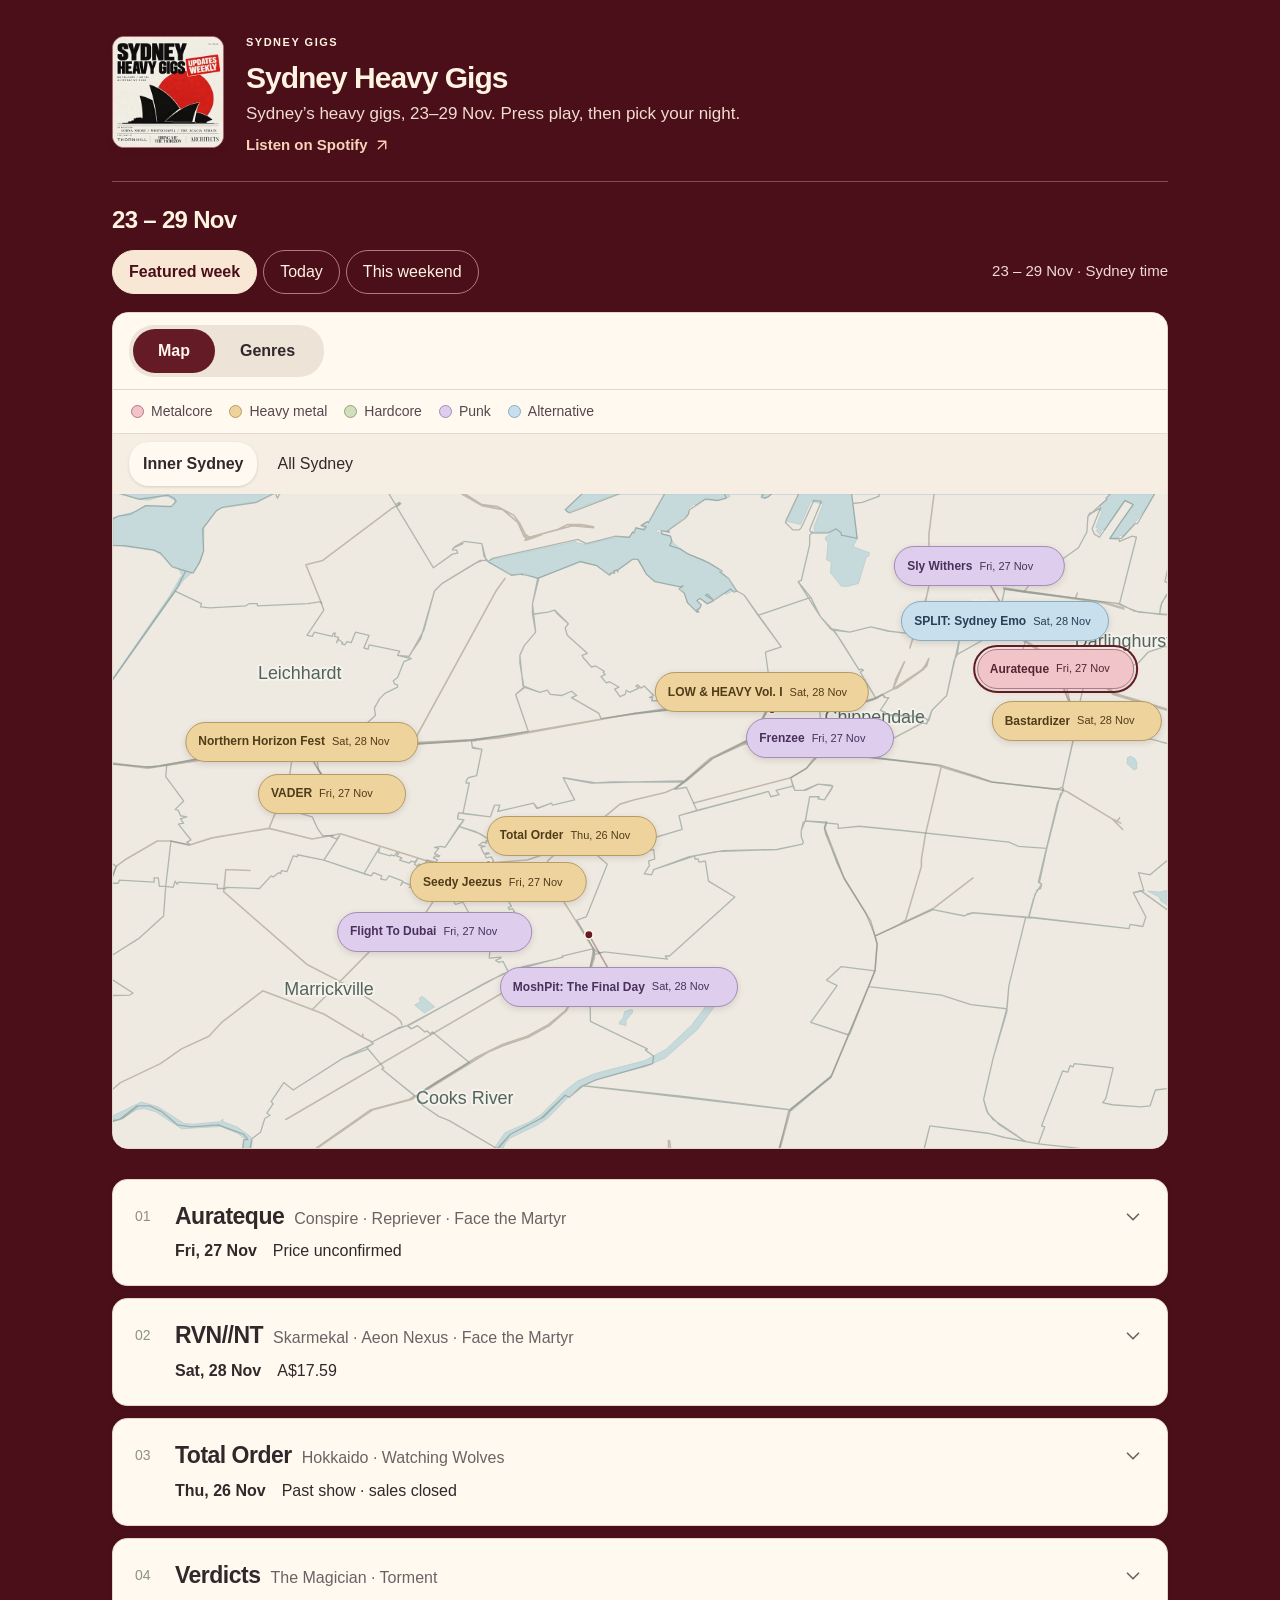
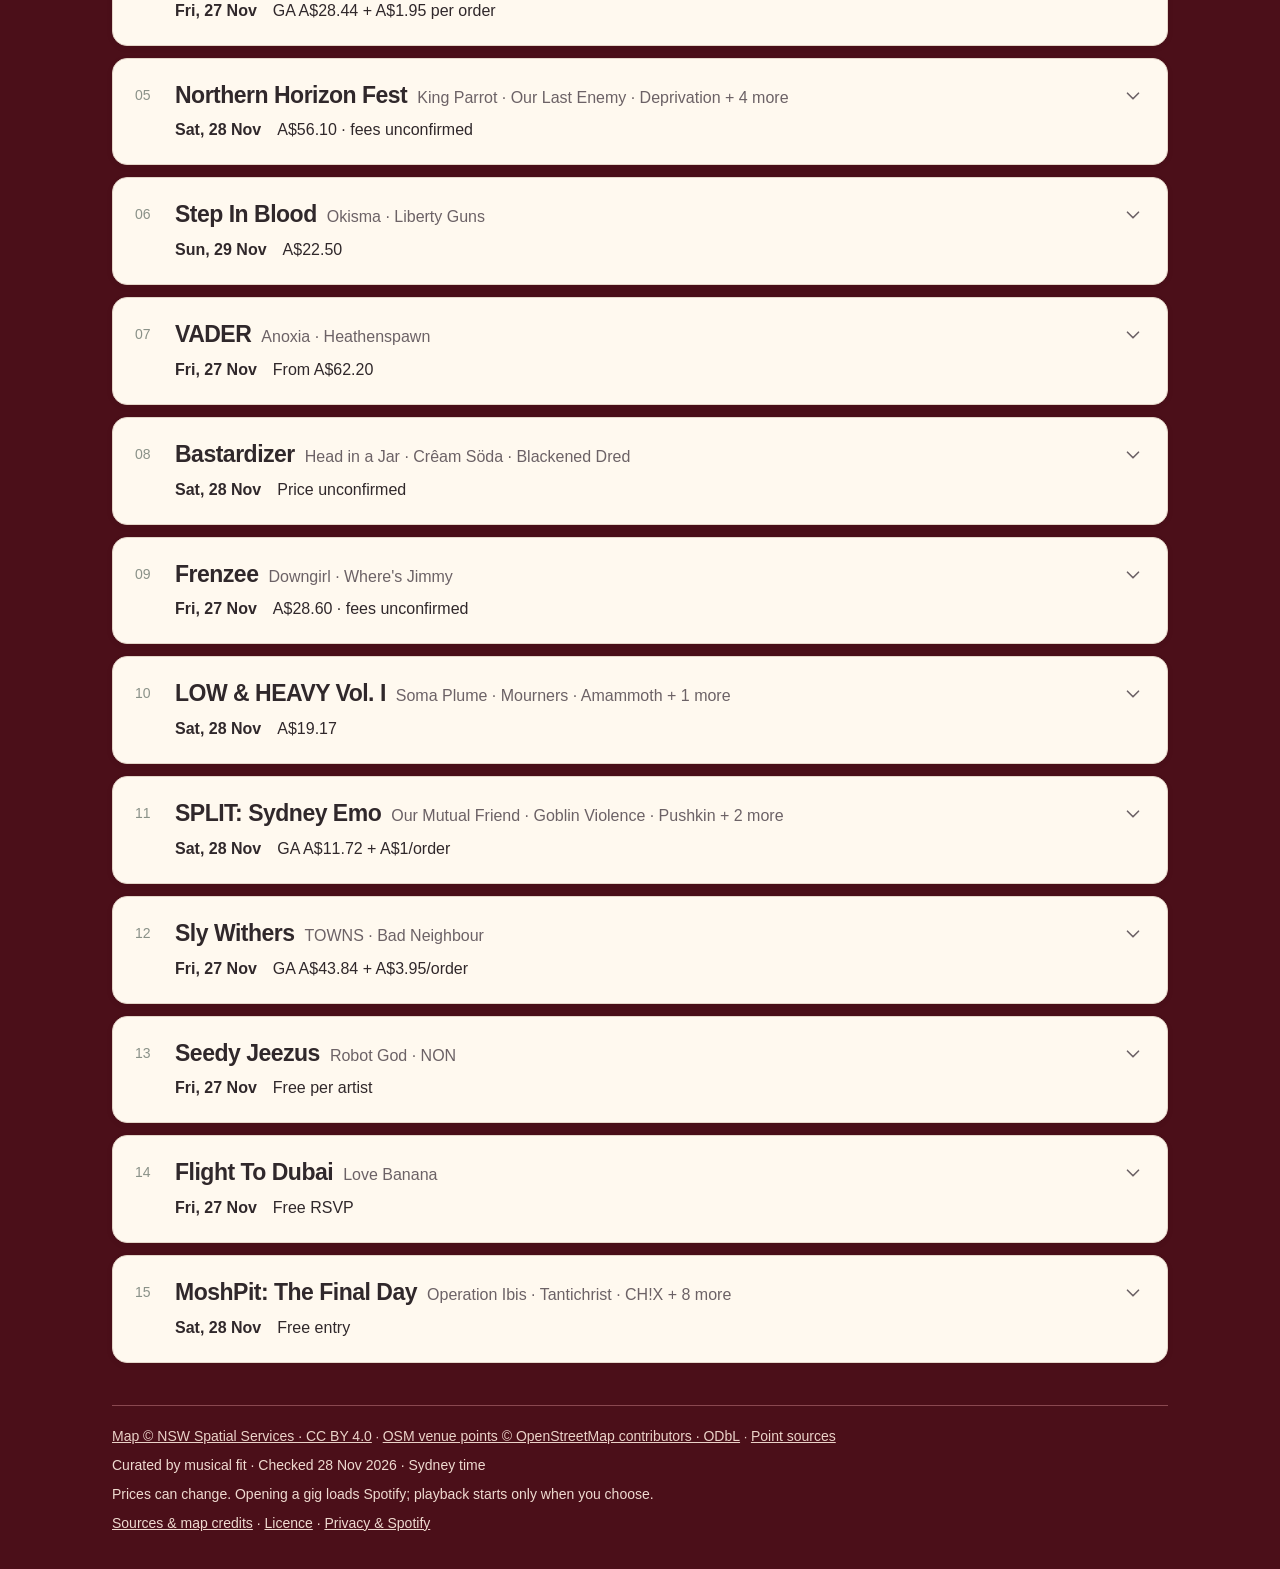
<file: index.html>
<!doctype html>
<html lang="en"><head><meta charset="UTF-8"><meta name="viewport" content="width=device-width, initial-scale=1"><meta name="color-scheme" content="light"><meta name="referrer" content="no-referrer"><meta http-equiv="Content-Security-Policy" content="default-src 'none'; script-src 'self'; style-src 'self'; img-src 'self'; font-src 'self'; connect-src 'none'; frame-src https://open.spotify.com; object-src 'none'; base-uri 'none'; form-action 'none'"><title>Sydney gigs · 23–29 Nov</title><link rel="icon" href="favicon.svg?v=5b30d2fde8ed" type="image/svg+xml"><link rel="stylesheet" href="styles.css?v=2fd31ad7892c"><script src="security.js?v=bd25b4d85fe7" defer></script><script src="data.js?v=32d79504d5c0" defer></script><script src="geography.js?v=f5ee540078b4" defer></script><script src="app.js?v=b5bfbd86f470" defer></script></head><body>
<a class="skip" href="#gigs">Skip to gigs</a><div class="page"><header class="playlist-header"><a class="playlist-feature" href="https://open.spotify.com/playlist/6vTaQXckWnAOEFIiVMTHNh" target="_blank" rel="noopener noreferrer"><div class="playlist-cover" id="playlist-cover"><img src="playlist-cover.webp?v=d2bd3bd86e45" width="300" height="300" alt="Sydney Heavy Gigs playlist artwork in cream and red"></div><div class="playlist-copy"><span class="brand">SYDNEY GIGS</span><h1>Sydney Heavy Gigs</h1><p>Sydney’s heavy gigs, 23–29 Nov. Press play, then pick your night.</p><span class="playlist-service">Listen on Spotify <svg class="ui-icon" width="18" height="18" viewBox="0 0 24 24" fill="none" stroke="currentColor" stroke-width="1.8" stroke-linecap="round" stroke-linejoin="round" aria-hidden="true" focusable="false"><path d="M7 17 17 7M7 7h10v10"/></svg></span></div></a></header>
<main><div class="week-line"><h2>23 – 29 Nov</h2></div><div class="date-controls"><div class="quick-filters" role="group" aria-label="Show dates"><button data-quick-filter="week" aria-pressed="true">Featured week</button><button data-quick-filter="today" aria-pressed="false">Today</button><button data-quick-filter="weekend" aria-pressed="false">This weekend</button></div><p id="quick-range" aria-live="polite">23 – 29 Nov · Sydney time</p></div><p id="quick-empty" role="status" hidden></p><section class="explorer" aria-label="Explore individual shows"><div class="map-bar"><div class="view-switch" role="group" aria-label="Explore by location or sound"><button id="map-toggle" aria-pressed="true">Map</button><button id="sound-toggle" aria-pressed="false">Genres</button></div></div><div id="genre-legend" class="genre-legend" aria-label="Genre colour legend"></div><div id="map-view"><div class="map-range" role="group" aria-label="Geographic coverage"><button data-map-range="city" aria-pressed="true">Inner Sydney</button><button data-map-range="wide" aria-pressed="false">All Sydney</button></div><div class="map-scroll"><div class="map-canvas" id="map-canvas"><img id="geographic-map" src="sydney-map.svg?v=905423e8b8bd" alt="Geographic map of Sydney"><img id="suburb-boundaries" src="sydney-suburbs.svg?v=fa37e2499f1a" alt="" aria-hidden="true"><svg id="map-lines" viewBox="0 0 1000 620" preserveAspectRatio="none" aria-hidden="true"></svg><div id="map-markers"></div></div></div></div><div id="sound-view" hidden><div id="genre-map" class="genre-map" aria-label="Individual gigs arranged across related genre regions"></div></div></section>
<section id="gigs" aria-label="This week's shows"><div id="gig-list"></div></section></main><footer><p class="map-attribution"><a href="MAP-LICENSE.txt?v=385b7ab3bd0a">Map © NSW Spatial Services · CC BY 4.0</a> · <a href="venue-coordinate-license.txt?v=2ff74d38068f">OSM venue points © OpenStreetMap contributors · ODbL</a> · <a href="venue-coordinate-sources.json?v=ea7352eab6ef">Point sources</a></p><p>Curated by musical fit · Checked 28 Nov 2026 · Sydney time</p><p>Prices can change. Opening a gig loads Spotify; playback starts only when you choose.</p><a href="PROVENANCE.txt?v=a39bf6a11849">Sources & map credits</a> · <a href="LICENSE.txt?v=875b96231281">Licence</a> · <a href="PRIVACY.txt?v=d795142dca82">Privacy & Spotify</a></footer></div>
<noscript>Enable JavaScript to explore the locally bundled gig data.</noscript></body></html>
</file>
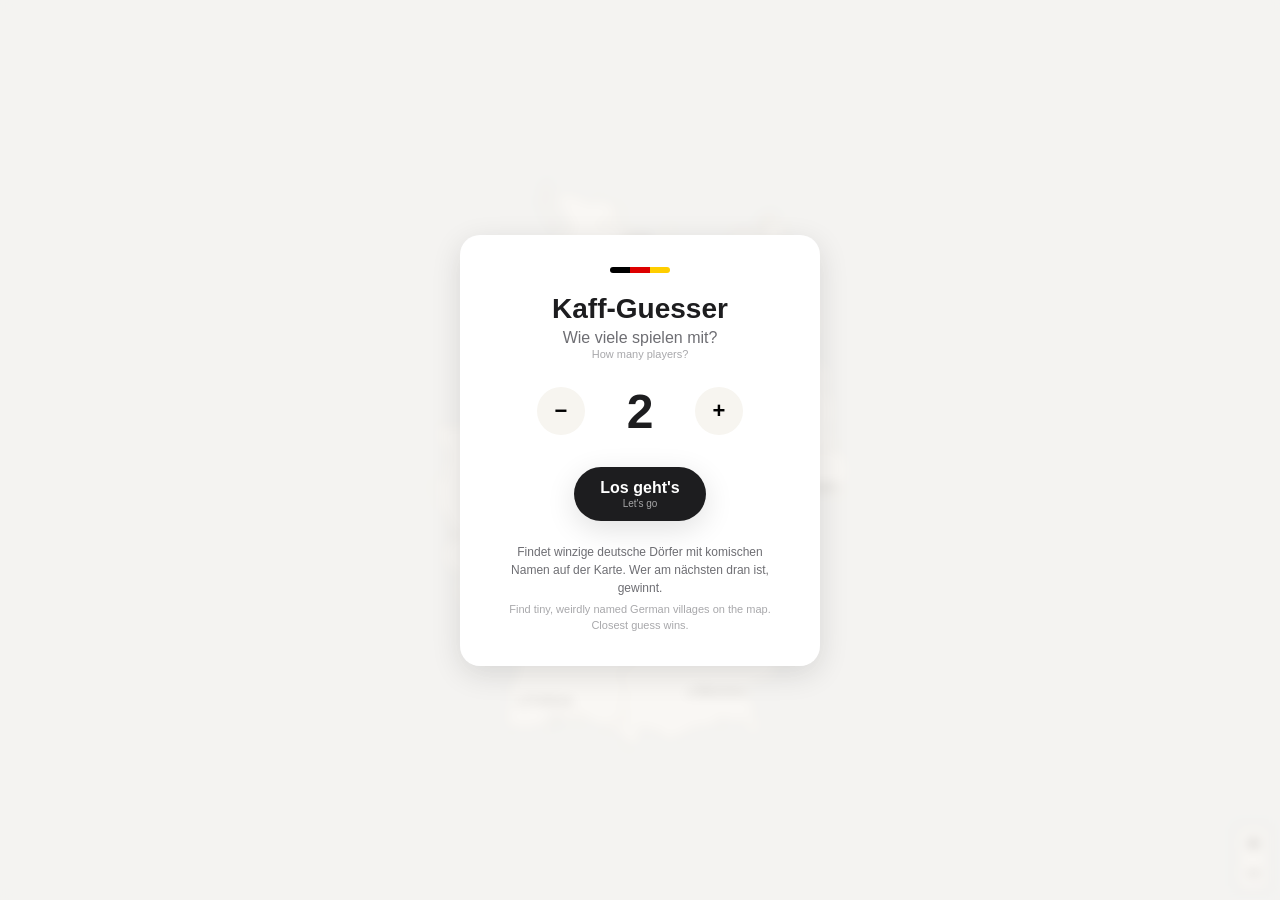
<file: kaff/index.html>
<!DOCTYPE html>
<html lang="de">
<head>
<meta charset="UTF-8" />
<meta name="viewport" content="width=device-width, initial-scale=1.0" />
<title>Kaff-Guesser – Das Dorf-Ratespiel für Deutschland | Guess the tiny German village</title>
<meta name="description" content="Kaff-Guesser: ein kostenloses Party-Ratespiel. Findet winzige deutsche Dörfer mit komischen Namen auf der Karte – wer am nächsten tippt, gewinnt. A free party map game: find tiny, weirdly named German villages – closest guess wins." />
<meta name="robots" content="index, follow" />
<meta name="keywords" content="Ratespiel, Geografie, Deutschland, Dörfer, Karte, Partyspiel, map game, geography game, Germany, villages, GeoGuessr alternative" />
<meta name="theme-color" content="#f7f5f0" />
<meta property="og:type" content="website" />
<meta property="og:title" content="Kaff-Guesser – Wo liegt Kotzenbüll?" />
<meta property="og:description" content="Winzige deutsche Dörfer mit komischen Namen finden – wer am nächsten tippt, gewinnt. Find tiny, weirdly named German villages – closest guess wins." />
<meta property="og:locale" content="de_DE" />
<meta property="og:locale:alternate" content="en_US" />
<meta name="twitter:card" content="summary" />
<link rel="icon" href="data:image/svg+xml,<svg xmlns='http://www.w3.org/2000/svg' viewBox='0 0 100 100'><text y='.9em' font-size='90'>📍</text></svg>" />
<script type="application/ld+json">
{
  "@context": "https://schema.org",
  "@type": "VideoGame",
  "name": "Kaff-Guesser",
  "description": "A free party map game: guess where tiny, weirdly named German villages are. Closest guess wins.",
  "genre": ["Geography", "Party game", "Quiz"],
  "gamePlatform": "Web browser",
  "playMode": "MultiPlayer",
  "numberOfPlayers": { "@type": "QuantitativeValue", "minValue": 1, "maxValue": 10 },
  "inLanguage": ["de", "en"],
  "isAccessibleForFree": true,
  "applicationCategory": "Game"
}
</script>
<link rel="stylesheet" href="vendor/leaflet.css" /><!-- Leaflet 1.9.4 -->
<style>
  :root {
    --bg: #f7f5f0;
    --ink: #1d1d1f;
    --muted: #6e6e73;
    --card: #ffffff;
    --accent: #d62828;
    --gold: #f4b400;
    --radius: 14px;
    --shadow: 0 8px 30px rgba(0,0,0,.12);
  }
  * { box-sizing: border-box; }
  html, body { margin: 0; height: 100%; font-family: -apple-system, BlinkMacSystemFont, "Inter", "Segoe UI", sans-serif; color: var(--ink); background: var(--bg); }
  #map { position: absolute; inset: 0; background: #e9eef2; }

  /* Top bar */
  .topbar {
    position: absolute; top: 16px; left: 50%; transform: translateX(-50%);
    z-index: 1000; background: var(--card); border-radius: var(--radius);
    box-shadow: var(--shadow); padding: 14px 22px; text-align: center; min-width: 320px;
  }
  .topbar .label { font-size: 12px; letter-spacing: .12em; text-transform: uppercase; color: var(--muted); }
  .topbar .city { font-size: 30px; font-weight: 800; margin: 2px 0 6px; }
  .topbar .hint { font-size: 14px; font-style: italic; color: var(--ink); max-width: 460px; margin: 0 auto 10px; line-height: 1.4; }
  .topbar .status { font-size: 14px; color: var(--muted); display: flex; align-items: center; justify-content: center; gap: 8px; }
  .dot { width: 12px; height: 12px; border-radius: 50%; display: inline-block; }

  /* Bottom controls */
  .controls {
    position: absolute; bottom: 24px; left: 50%; transform: translateX(-50%);
    z-index: 1000; display: flex; gap: 10px;
  }
  button {
    font: inherit; font-weight: 600; border: 0; border-radius: 999px; padding: 12px 26px;
    cursor: pointer; box-shadow: var(--shadow); transition: transform .08s, opacity .2s;
  }
  button:active { transform: scale(.97); }
  button:disabled { opacity: .4; cursor: not-allowed; }
  .primary { background: var(--ink); color: #fff; }
  .secondary { background: var(--card); color: var(--ink); }

  /* Setup overlay */
  .overlay {
    position: absolute; inset: 0; z-index: 2000; display: flex; align-items: center; justify-content: center;
    background: rgba(247,245,240,.75); backdrop-filter: blur(6px);
  }
  .card { background: var(--card); border-radius: 20px; box-shadow: var(--shadow); padding: 32px 40px; text-align: center; width: 360px; }
  .card h1 { margin: 0 0 4px; font-size: 28px; }
  .card p { margin: 0 0 24px; color: var(--muted); }
  .stepper { display: flex; align-items: center; justify-content: center; gap: 20px; margin-bottom: 28px; }
  .stepper button { width: 48px; height: 48px; padding: 0; font-size: 22px; background: var(--bg); box-shadow: none; }
  .stepper .num { font-size: 48px; font-weight: 800; width: 70px; }
  .flag { display: flex; height: 6px; border-radius: 3px; overflow: hidden; margin: 0 auto 20px; width: 60px; }
  .flag span { flex: 1; }

  /* Results panel */
  .results {
    position: absolute; top: 140px; right: 16px; z-index: 1000; background: var(--card);
    border-radius: var(--radius); box-shadow: var(--shadow); padding: 16px 18px; width: 260px;
  }
  .results h3 { margin: 0 0 10px; font-size: 13px; letter-spacing: .1em; text-transform: uppercase; color: var(--muted); }
  .row { display: flex; align-items: center; gap: 10px; padding: 8px 0; border-top: 1px solid #eee; }
  .row:first-of-type { border-top: 0; }
  .row .name { flex: 1; font-weight: 600; }
  .row .km { font-variant-numeric: tabular-nums; color: var(--muted); }
  .row.winner .name::after { content: " 🏆"; }
  .row.winner .km { color: var(--ink); font-weight: 700; }

  .en { display: block; font-size: 11px; font-weight: 500; opacity: .6; letter-spacing: 0; text-transform: none; margin-top: 1px; }
  button .en { font-size: 10px; }
  .row .name .en { display: inline; margin-left: 4px; }
  .card .about { font-size: 12px; color: var(--muted); margin: 22px 0 0; line-height: 1.5; }
  .card .about .en { font-size: 11px; margin-top: 4px; }
  .hidden { display: none !important; }

  /* Map markers */
  .pin {
    width: 28px; height: 28px; border-radius: 50%; border: 3px solid #fff;
    box-shadow: 0 2px 8px rgba(0,0,0,.35); color: #fff; font-weight: 800; font-size: 13px;
    display: flex; align-items: center; justify-content: center;
  }
  .pin.win { width: 38px; height: 38px; font-size: 16px; box-shadow: 0 0 0 6px rgba(244,180,0,.55), 0 2px 8px rgba(0,0,0,.35); }
  .target { font-size: 34px; line-height: 1; filter: drop-shadow(0 2px 3px rgba(0,0,0,.4)); }
  .city-label {
    font-size: 11px; font-weight: 600; color: #555; white-space: nowrap;
    text-shadow: 0 0 3px #fff, 0 0 3px #fff, 0 0 3px #fff;
  }
  .city-label::before { content: ""; display: inline-block; width: 5px; height: 5px; background: #555; border-radius: 50%; margin-right: 4px; vertical-align: middle; }
  .target-label { font-size: 14px; font-weight: 800; color: var(--accent); white-space: nowrap; text-shadow: 0 0 3px #fff, 0 0 3px #fff, 0 0 3px #fff; }
  .leaflet-div-icon { background: none; border: 0; }
  .leaflet-container { cursor: crosshair; }
</style>
</head>
<body>
<div id="map"></div>

<!-- Setup -->
<div class="overlay" id="setup">
  <div class="card">
    <div class="flag"><span style="background:#000"></span><span style="background:#dd0000"></span><span style="background:#ffce00"></span></div>
    <h1>Kaff-Guesser</h1>
    <p>Wie viele spielen mit?<span class="en">How many players?</span></p>
    <div class="stepper">
      <button id="minus" aria-label="Weniger Spieler / Fewer players">−</button>
      <div class="num" id="count">2</div>
      <button id="plus" aria-label="Mehr Spieler / More players">+</button>
    </div>
    <button class="primary" id="start">Los geht's<span class="en">Let's go</span></button>
    <p class="about">Findet winzige deutsche Dörfer mit komischen Namen auf der Karte. Wer am nächsten dran ist, gewinnt.<span class="en">Find tiny, weirdly named German villages on the map. Closest guess wins.</span></p>
  </div>
</div>

<!-- Game UI -->
<div class="topbar hidden" id="topbar">
  <div class="label">Wo liegt <span style="opacity:.6">· Where is</span></div>
  <div class="city" id="city"></div>
  <div class="hint" id="hint"></div>
  <div class="status" id="status"></div>
</div>

<div class="results hidden" id="results">
  <h3>Ergebnis <span style="opacity:.6">· Results</span></h3>
  <div id="rows"></div>
</div>

<div class="controls hidden" id="controls">
  <button class="secondary" id="undo">Rückgängig<span class="en">Undo</span></button>
  <button class="primary" id="done" disabled>Fertig<span class="en">Done</span></button>
  <button class="primary hidden" id="again">Nochmal<span class="en">Play again</span></button>
  <button class="secondary hidden" id="reset">Spieler ändern<span class="en">Change players</span></button>
</div>

<script src="vendor/leaflet.js"></script><!-- Leaflet 1.9.4 -->
<script>
// German states, simplified — source: github.com/isellsoap/deutschlandGeoJSON
const GERMANY_STATES = {"type":"FeatureCollection","features":[{"type":"Feature","properties":{"name":"Baden-Württemberg"},"geometry":{"type":"MultiPolygon","coordinates":[[[[9.65,49.776],[9.637,49.69],[9.672,49.683],[9.716,49.724],[9.735,49.684],[9.796,49.725],[9.837,49.699],[9.833,49.651],[9.881,49.603],[9.826,49.551],[9.866,49.54],[9.921,49.581],[9.905,49.555],[9.934,49.555],[9.942,49.478],[10.022,49.479],[10.071,49.542],[10.089,49.505],[10.129,49.505],[10.103,49.442],[10.172,49.392],[10.116,49.376],[10.134,49.347],[10.111,49.336],[10.152,49.325],[10.163,49.279],[10.119,49.255],[10.142,49.252],[10.132,49.2],[10.264,49.143],[10.214,49.098],[10.26,49.091],[10.26,49.04],[10.364,49.03],[10.467,48.938],[10.439,48.909],[10.467,48.894],[10.438,48.85],[10.461,48.813],[10.421,48.776],[10.505,48.69],[10.421,48.665],[10.449,48.698],[10.415,48.702],[10.359,48.659],[10.347,48.696],[10.279,48.71],[10.262,48.67],[10.33,48.615],[10.302,48.611],[10.319,48.53],[10.234,48.519],[10.245,48.501],[10.178,48.466],[10.038,48.463],[10.044,48.434],[9.972,48.384],[10.068,48.286],[10.086,48.185],[10.143,48.104],[10.138,48.021],[10.083,47.961],[10.111,47.939],[10.106,47.883],[10.078,47.871],[10.134,47.819],[10.068,47.789],[10.117,47.763],[10.129,47.677],[10.084,47.676],[10.073,47.639],[10.024,47.691],[9.964,47.654],[9.844,47.679],[9.747,47.607],[9.567,47.586],[9.499,47.653],[9.315,47.677],[9.044,47.824],[9.177,47.738],[9.221,47.668],[9.164,47.654],[8.992,47.748],[9.01,47.73],[8.941,47.732],[9.006,47.695],[8.892,47.655],[8.854,47.684],[8.874,47.708],[8.808,47.742],[8.771,47.72],[8.798,47.68],[8.728,47.697],[8.73,47.766],[8.69,47.763],[8.656,47.806],[8.63,47.766],[8.62,47.804],[8.569,47.814],[8.576,47.789],[8.473,47.77],[8.404,47.679],[8.472,47.643],[8.601,47.677],[8.629,47.651],[8.597,47.647],[8.585,47.6],[8.521,47.638],[8.458,47.605],[8.496,47.585],[8.437,47.571],[8.33,47.575],[8.291,47.614],[8.205,47.626],[8.088,47.563],[7.944,47.55],[7.891,47.594],[7.821,47.595],[7.669,47.537],[7.632,47.562],[7.68,47.571],[7.671,47.593],[7.608,47.581],[7.525,47.66],[7.558,47.881],[7.622,47.974],[7.569,48.036],[7.578,48.121],[7.666,48.221],[7.694,48.302],[7.745,48.33],[7.734,48.399],[7.805,48.514],[7.805,48.593],[7.97,48.756],[8.087,48.802],[8.197,48.957],[8.295,49.004],[8.362,49.1],[8.388,49.234],[8.491,49.301],[8.45,49.333],[8.495,49.36],[8.499,49.393],[8.465,49.392],[8.509,49.441],[8.446,49.45],[8.468,49.473],[8.419,49.552],[8.429,49.586],[8.592,49.525],[8.625,49.552],[8.6,49.613],[8.698,49.627],[8.682,49.579],[8.729,49.522],[8.902,49.511],[8.88,49.474],[8.828,49.477],[8.84,49.441],[8.8,49.418],[8.858,49.405],[8.955,49.461],[8.954,49.512],[9.133,49.52],[9.092,49.546],[9.109,49.583],[9.259,49.586],[9.315,49.657],[9.418,49.645],[9.428,49.712],[9.399,49.73],[9.365,49.705],[9.387,49.727],[9.307,49.738],[9.336,49.742],[9.324,49.768],[9.51,49.786],[9.574,49.742],[9.572,49.779],[9.65,49.776]]],[[[8.708,47.716],[8.722,47.697],[8.661,47.695],[8.708,47.716]]]]}},{"type":"Feature","properties":{"name":"Bayern"},"geometry":{"type":"Polygon","coordinates":[[[10.134,50.55],[10.204,50.554],[10.234,50.513],[10.334,50.494],[10.405,50.423],[10.394,50.393],[10.458,50.401],[10.494,50.352],[10.605,50.33],[10.612,50.226],[10.723,50.2],[10.735,50.248],[10.855,50.249],[10.717,50.323],[10.722,50.36],[10.831,50.39],[10.94,50.39],[10.998,50.342],[10.998,50.364],[11.044,50.342],[11.113,50.365],[11.159,50.328],[11.142,50.287],[11.252,50.265],[11.282,50.366],[11.248,50.477],[11.324,50.488],[11.348,50.522],[11.43,50.515],[11.418,50.451],[11.446,50.422],[11.482,50.433],[11.522,50.374],[11.593,50.404],[11.787,50.423],[11.827,50.393],[11.939,50.427],[11.984,50.393],[11.981,50.352],[12.125,50.313],[12.137,50.282],[12.086,50.255],[12.199,50.196],[12.199,50.112],[12.261,50.092],[12.256,50.062],[12.489,49.986],[12.476,49.94],[12.548,49.927],[12.502,49.839],[12.473,49.836],[12.472,49.79],[12.403,49.755],[12.444,49.707],[12.528,49.688],[12.525,49.632],[12.565,49.624],[12.588,49.544],[12.646,49.531],[12.633,49.48],[12.661,49.432],[12.76,49.4],[12.784,49.352],[12.953,49.348],[13.034,49.309],[13.038,49.268],[13.18,49.174],[13.18,49.144],[13.296,49.12],[13.404,49.052],[13.424,48.972],[13.497,48.94],[13.51,48.968],[13.589,48.969],[13.671,48.883],[13.751,48.875],[13.836,48.771],[13.787,48.722],[13.826,48.641],[13.81,48.591],[13.74,48.529],[13.503,48.597],[13.436,48.565],[13.455,48.516],[13.411,48.378],[13.286,48.305],[13.091,48.281],[12.868,48.204],[12.753,48.117],[13.001,47.852],[12.911,47.731],[13.015,47.73],[13.082,47.691],[13.106,47.639],[13.048,47.585],[13.054,47.495],[13.013,47.466],[12.97,47.477],[12.8,47.561],[12.781,47.582],[12.827,47.616],[12.771,47.645],[12.783,47.676],[12.605,47.679],[12.577,47.634],[12.506,47.629],[12.436,47.701],[12.259,47.676],[12.254,47.74],[12.174,47.699],[12.209,47.601],[12.017,47.622],[11.857,47.579],[11.636,47.598],[11.581,47.512],[11.437,47.513],[11.388,47.472],[11.424,47.446],[11.342,47.452],[11.274,47.391],[11.224,47.391],[11.246,47.435],[10.978,47.396],[10.927,47.478],[10.863,47.478],[10.919,47.516],[10.883,47.538],[10.772,47.516],[10.6,47.574],[10.561,47.536],[10.432,47.586],[10.433,47.498],[10.463,47.487],[10.472,47.433],[10.434,47.379],[10.39,47.375],[10.323,47.303],[10.17,47.27],[10.227,47.393],[10.096,47.355],[10.069,47.412],[10.095,47.418],[10.091,47.457],[9.997,47.486],[9.971,47.55],[9.874,47.531],[9.813,47.551],[9.802,47.597],[9.736,47.541],[9.616,47.575],[9.659,47.613],[9.758,47.611],[9.844,47.679],[9.964,47.654],[10.024,47.691],[10.073,47.639],[10.084,47.676],[10.129,47.677],[10.117,47.763],[10.068,47.789],[10.134,47.819],[10.078,47.871],[10.106,47.883],[10.111,47.939],[10.083,47.961],[10.138,48.021],[10.143,48.104],[10.086,48.185],[10.068,48.286],[9.972,48.384],[10.044,48.434],[10.038,48.463],[10.178,48.466],[10.245,48.501],[10.234,48.519],[10.319,48.53],[10.302,48.611],[10.33,48.615],[10.262,48.67],[10.279,48.71],[10.347,48.696],[10.359,48.659],[10.415,48.702],[10.449,48.698],[10.421,48.665],[10.505,48.69],[10.421,48.776],[10.461,48.813],[10.438,48.85],[10.467,48.894],[10.439,48.909],[10.467,48.938],[10.364,49.03],[10.26,49.04],[10.26,49.091],[10.214,49.098],[10.264,49.143],[10.132,49.2],[10.142,49.252],[10.119,49.255],[10.163,49.279],[10.152,49.325],[10.111,49.336],[10.134,49.347],[10.116,49.376],[10.172,49.392],[10.103,49.442],[10.129,49.505],[10.089,49.505],[10.071,49.542],[10.022,49.479],[9.959,49.474],[9.925,49.489],[9.921,49.581],[9.866,49.54],[9.826,49.551],[9.88,49.607],[9.807,49.725],[9.74,49.684],[9.716,49.724],[9.66,49.683],[9.632,49.698],[9.656,49.788],[9.572,49.779],[9.574,49.742],[9.51,49.786],[9.38,49.779],[9.307,49.738],[9.387,49.727],[9.353,49.719],[9.377,49.701],[9.41,49.727],[9.434,49.693],[9.418,49.645],[9.315,49.657],[9.236,49.579],[9.126,49.576],[9.074,49.605],[9.114,49.646],[9.095,49.693],[9.163,49.745],[9.117,49.76],[9.145,49.797],[9.105,49.793],[9.104,49.844],[9.046,49.847],[9.032,49.991],[9.067,49.995],[9.048,50.042],[8.995,50.052],[9.034,50.112],[9.138,50.125],[9.173,50.118],[9.17,50.089],[9.238,50.149],[9.377,50.132],[9.419,50.08],[9.519,50.093],[9.533,50.167],[9.504,50.175],[9.5,50.242],[9.66,50.232],[9.637,50.247],[9.653,50.269],[9.744,50.311],[9.746,50.416],[9.883,50.399],[9.959,50.422],[10.075,50.542],[10.134,50.55]]]}},{"type":"Feature","properties":{"name":"Berlin"},"geometry":{"type":"Polygon","coordinates":[[[13.162,52.594],[13.216,52.583],[13.23,52.627],[13.273,52.622],[13.286,52.656],[13.37,52.621],[13.475,52.649],[13.457,52.661],[13.482,52.675],[13.529,52.641],[13.515,52.589],[13.664,52.528],[13.619,52.469],[13.768,52.437],[13.661,52.339],[13.651,52.376],[13.488,52.393],[13.477,52.419],[13.428,52.409],[13.432,52.376],[13.252,52.419],[13.141,52.387],[13.094,52.417],[13.176,52.505],[13.122,52.521],[13.162,52.594]]]}},{"type":"Feature","properties":{"name":"Brandenburg"},"geometry":{"type":"Polygon","coordinates":[[[13.88,53.501],[13.917,53.421],[14.24,53.428],[14.236,53.369],[14.1,53.261],[14.258,53.258],[14.32,53.313],[14.42,53.326],[14.449,53.262],[14.367,53.18],[14.388,53.136],[14.366,53.076],[14.142,52.961],[14.156,52.88],[14.121,52.84],[14.341,52.759],[14.466,52.657],[14.639,52.58],[14.601,52.533],[14.631,52.499],[14.529,52.396],[14.584,52.311],[14.571,52.29],[14.7,52.241],[14.669,52.122],[14.741,52.073],[14.681,51.905],[14.585,51.837],[14.739,51.667],[14.74,51.604],[14.685,51.599],[14.665,51.551],[14.57,51.572],[14.342,51.501],[14.154,51.545],[14.092,51.496],[14.107,51.48],[14.05,51.48],[14.08,51.448],[14.015,51.374],[13.972,51.399],[13.779,51.362],[13.56,51.37],[13.422,51.454],[13.396,51.425],[13.337,51.441],[13.287,51.386],[13.233,51.398],[13.223,51.431],[13.193,51.428],[13.226,51.505],[13.204,51.557],[13.064,51.648],[13.199,51.716],[13.138,51.847],[13.163,51.872],[13.048,51.87],[13.055,51.9],[12.983,51.901],[12.972,51.934],[12.863,51.932],[12.858,51.965],[12.798,51.959],[12.684,52.008],[12.55,51.98],[12.479,52.033],[12.436,52.015],[12.221,52.165],[12.302,52.22],[12.254,52.25],[12.317,52.342],[12.293,52.357],[12.313,52.401],[12.283,52.413],[12.339,52.475],[12.243,52.521],[12.205,52.491],[12.175,52.503],[12.194,52.529],[12.151,52.522],[12.189,52.569],[12.178,52.621],[12.246,52.624],[12.241,52.684],[12.205,52.71],[12.219,52.769],[12.262,52.791],[12.24,52.855],[11.847,52.903],[11.829,52.922],[11.854,52.948],[11.694,52.975],[11.688,53.005],[11.632,53.009],[11.639,53.039],[11.521,53.043],[11.46,53.077],[11.348,53.052],[11.273,53.101],[11.398,53.108],[11.398,53.137],[11.541,53.121],[11.579,53.162],[11.567,53.211],[11.636,53.24],[11.834,53.223],[11.804,53.249],[12.028,53.299],[12.055,53.366],[12.172,53.335],[12.235,53.353],[12.265,53.319],[12.4,53.299],[12.448,53.246],[12.671,53.251],[12.676,53.225],[12.762,53.22],[12.743,53.194],[12.767,53.183],[12.977,53.195],[12.946,53.169],[12.982,53.158],[13.121,53.237],[13.183,53.247],[13.231,53.213],[13.302,53.275],[13.405,53.244],[13.439,53.295],[13.526,53.316],[13.549,53.397],[13.624,53.407],[13.709,53.48],[13.829,53.496],[13.78,53.512],[13.79,53.556],[13.818,53.515],[13.88,53.501]],[[13.482,52.675],[13.457,52.661],[13.475,52.649],[13.37,52.621],[13.286,52.656],[13.273,52.622],[13.23,52.627],[13.216,52.583],[13.137,52.584],[13.161,52.565],[13.122,52.521],[13.176,52.505],[13.099,52.406],[13.141,52.387],[13.307,52.414],[13.432,52.376],[13.428,52.409],[13.477,52.419],[13.488,52.393],[13.651,52.376],[13.661,52.339],[13.742,52.4],[13.763,52.448],[13.619,52.469],[13.664,52.528],[13.515,52.589],[13.529,52.641],[13.482,52.675]]]}},{"type":"Feature","properties":{"name":"Bremen"},"geometry":{"type":"Polygon","coordinates":[[[8.985,53.128],[8.949,53.124],[8.993,53.098],[8.963,53.09],[8.983,53.05],[8.935,53.015],[8.866,53.044],[8.818,53.024],[8.773,53.057],[8.731,53.037],[8.626,53.165],[8.487,53.229],[8.598,53.217],[8.594,53.187],[8.83,53.166],[8.862,53.137],[8.947,53.157],[8.985,53.128]]]}},{"type":"Feature","properties":{"name":"Hamburg"},"geometry":{"type":"Polygon","coordinates":[[[10.072,53.718],[10.199,53.741],[10.143,53.689],[10.228,53.634],[10.155,53.556],[10.331,53.446],[10.248,53.405],[10.177,53.408],[10.054,53.474],[9.996,53.429],[9.906,53.425],[9.918,53.458],[9.861,53.439],[9.763,53.517],[9.769,53.566],[9.724,53.569],[9.76,53.639],[9.826,53.595],[9.907,53.662],[10.073,53.689],[10.072,53.718]]]}},{"type":"Feature","properties":{"name":"Hessen"},"geometry":{"type":"Polygon","coordinates":[[[9.499,51.632],[9.628,51.637],[9.689,51.583],[9.59,51.523],[9.645,51.472],[9.646,51.421],[9.572,51.393],[9.562,51.348],[9.731,51.301],[9.771,51.343],[9.736,51.323],[9.706,51.371],[9.819,51.416],[9.869,51.375],[9.856,51.416],[9.911,51.42],[9.974,51.286],[10.057,51.278],[10.076,51.226],[10.237,51.188],[10.214,51.118],[10.172,51.151],[10.125,51.141],[10.179,51.118],[10.15,51.055],[10.221,51.025],[10.156,50.996],[10.043,51.015],[10.02,50.982],[10.068,50.948],[9.948,50.948],[9.949,50.926],[9.99,50.937],[9.979,50.908],[10.015,50.922],[10.063,50.885],[10.021,50.867],[10.022,50.833],[9.95,50.822],[9.957,50.782],[9.921,50.763],[9.939,50.737],[9.873,50.642],[9.946,50.63],[9.951,50.671],[10.049,50.677],[10.086,50.632],[10.038,50.614],[10.063,50.557],[10.04,50.493],[9.965,50.425],[9.847,50.398],[9.758,50.424],[9.739,50.3],[9.653,50.269],[9.637,50.247],[9.66,50.232],[9.5,50.242],[9.504,50.175],[9.533,50.167],[9.519,50.093],[9.419,50.08],[9.377,50.132],[9.238,50.149],[9.17,50.089],[9.173,50.118],[9.138,50.125],[9.017,50.093],[8.995,50.045],[9.048,50.042],[9.067,49.995],[9.032,49.991],[9.046,49.847],[9.104,49.844],[9.105,49.793],[9.145,49.797],[9.117,49.76],[9.163,49.745],[9.095,49.693],[9.114,49.646],[9.074,49.623],[9.109,49.583],[9.092,49.546],[9.133,49.52],[8.954,49.512],[8.955,49.461],[8.818,49.404],[8.828,49.477],[8.88,49.474],[8.902,49.511],[8.729,49.522],[8.682,49.579],[8.698,49.627],[8.6,49.613],[8.625,49.552],[8.557,49.524],[8.393,49.618],[8.362,49.69],[8.486,49.768],[8.428,49.766],[8.386,49.82],[8.397,49.85],[8.349,49.882],[8.347,49.959],[8.275,50.016],[8.188,50.032],[7.888,49.971],[7.785,50.053],[7.87,50.129],[7.941,50.103],[7.946,50.14],[7.898,50.17],[7.92,50.204],[8.006,50.235],[8.048,50.213],[8.076,50.232],[8.052,50.269],[8.139,50.274],[8.083,50.374],[7.984,50.414],[8.03,50.448],[7.997,50.485],[8.011,50.526],[8.056,50.557],[8.162,50.551],[8.174,50.6],[8.119,50.676],[8.18,50.736],[8.132,50.792],[8.276,50.881],[8.381,50.859],[8.471,50.912],[8.468,50.963],[8.555,51.013],[8.517,51.039],[8.538,51.095],[8.735,51.106],[8.71,51.132],[8.784,51.205],[8.752,51.26],[8.602,51.246],[8.574,51.286],[8.704,51.375],[8.958,51.387],[8.969,51.429],[8.939,51.428],[8.912,51.48],[8.991,51.507],[9.106,51.498],[9.114,51.443],[9.229,51.46],[9.379,51.592],[9.343,51.614],[9.486,51.657],[9.499,51.632]]]}},{"type":"Feature","properties":{"name":"Mecklenburg-Vorpommern"},"geometry":{"type":"MultiPolygon","coordinates":[[[[12.52,54.484],[12.655,54.443],[12.962,54.438],[12.802,54.408],[12.637,54.425],[12.577,54.403],[12.593,54.383],[12.436,54.379],[12.36,54.306],[12.383,54.279],[12.364,54.266],[12.46,54.248],[12.409,54.28],[12.535,54.339],[12.553,54.38],[12.592,54.357],[12.67,54.391],[12.657,54.408],[12.715,54.404],[12.705,54.395],[12.735,54.371],[12.787,54.396],[12.81,54.345],[13.02,54.439],[13.025,54.397],[13.094,54.367],[13.076,54.345],[13.106,54.282],[13.286,54.235],[13.346,54.18],[13.318,54.16],[13.416,54.175],[13.382,54.142],[13.411,54.157],[13.457,54.091],[13.501,54.085],[13.489,54.124],[13.696,54.172],[13.807,54.103],[13.744,54.029],[13.914,53.922],[13.825,53.866],[13.938,53.908],[13.906,53.99],[13.965,53.99],[13.96,53.934],[13.984,53.963],[14.042,53.942],[14.047,53.997],[13.974,54.064],[13.911,54.064],[13.924,54.035],[13.863,53.999],[13.879,54.04],[13.858,54.048],[13.769,54.019],[13.812,54.099],[13.749,54.159],[13.804,54.178],[13.871,54.102],[14.014,54.054],[14.221,53.93],[14.186,53.916],[14.217,53.865],[14.039,53.873],[13.899,53.84],[13.806,53.858],[14.039,53.755],[14.283,53.74],[14.215,53.703],[14.273,53.699],[14.289,53.634],[14.325,53.619],[14.303,53.543],[14.376,53.459],[14.416,53.33],[14.32,53.313],[14.258,53.258],[14.1,53.261],[14.236,53.369],[14.24,53.428],[13.917,53.421],[13.88,53.503],[13.818,53.515],[13.79,53.556],[13.78,53.512],[13.829,53.496],[13.709,53.48],[13.624,53.407],[13.549,53.397],[13.526,53.316],[13.439,53.295],[13.405,53.244],[13.302,53.275],[13.231,53.213],[13.183,53.247],[13.121,53.237],[12.982,53.158],[12.946,53.169],[12.977,53.195],[12.767,53.183],[12.743,53.194],[12.762,53.22],[12.676,53.225],[12.671,53.251],[12.448,53.246],[12.4,53.299],[12.265,53.319],[12.235,53.353],[12.172,53.335],[12.055,53.366],[12.028,53.299],[11.953,53.267],[11.897,53.275],[11.872,53.245],[11.804,53.249],[11.834,53.223],[11.747,53.213],[11.636,53.24],[11.554,53.203],[11.579,53.162],[11.541,53.121],[11.398,53.137],[11.385,53.108],[11.186,53.135],[11.199,53.18],[11.069,53.23],[10.994,53.335],[10.919,53.351],[10.839,53.309],[10.708,53.379],[10.597,53.374],[10.639,53.465],[10.824,53.517],[10.823,53.58],[10.923,53.585],[10.947,53.678],[10.758,53.752],[10.744,53.841],[10.768,53.881],[10.875,53.928],[10.901,53.901],[10.964,53.911],[10.888,53.924],[10.895,53.956],[11.179,54.016],[11.259,53.985],[11.259,53.934],[11.335,53.958],[11.455,53.9],[11.484,53.968],[11.444,53.96],[11.445,53.997],[11.428,53.961],[11.388,53.965],[11.378,53.997],[11.493,54.023],[11.467,53.974],[11.49,53.968],[11.519,54.032],[11.573,54.033],[11.626,54.09],[11.604,54.103],[11.533,54.049],[11.525,54.072],[11.682,54.153],[11.854,54.145],[12.087,54.183],[12.092,54.152],[12.125,54.15],[12.142,54.172],[12.095,54.181],[12.339,54.298],[12.52,54.484]]],[[[13.429,54.685],[13.376,54.635],[13.421,54.578],[13.68,54.563],[13.669,54.521],[13.57,54.462],[13.61,54.405],[13.674,54.401],[13.767,54.342],[13.717,54.31],[13.725,54.273],[13.646,54.297],[13.704,54.326],[13.611,54.316],[13.683,54.349],[13.614,54.331],[13.581,54.353],[13.455,54.336],[13.395,54.271],[13.352,54.27],[13.418,54.255],[13.394,54.221],[13.29,54.251],[13.321,54.245],[13.335,54.278],[13.27,54.254],[13.2,54.27],[13.194,54.297],[13.139,54.282],[13.185,54.301],[13.115,54.332],[13.127,54.371],[13.262,54.383],[13.211,54.43],[13.15,54.429],[13.268,54.479],[13.227,54.486],[13.23,54.511],[13.159,54.504],[13.144,54.547],[13.255,54.552],[13.305,54.514],[13.297,54.552],[13.369,54.579],[13.338,54.549],[13.377,54.559],[13.413,54.494],[13.506,54.481],[13.502,54.548],[13.396,54.573],[13.37,54.615],[13.243,54.559],[13.283,54.646],[13.161,54.559],[13.25,54.66],[13.429,54.685]]],[[[13.184,54.494],[13.227,54.469],[13.121,54.442],[13.184,54.494]]],[[[13.136,54.605],[13.158,54.579],[13.111,54.584],[13.117,54.538],[13.064,54.458],[13.097,54.59],[13.136,54.605]]]]}},{"type":"Feature","properties":{"name":"Niedersachsen"},"geometry":{"type":"MultiPolygon","coordinates":[[[[8.681,53.892],[8.757,53.843],[8.884,53.828],[9.016,53.836],[9.096,53.884],[9.288,53.869],[9.507,53.701],[9.547,53.624],[9.769,53.566],[9.763,53.517],[9.861,53.439],[9.899,53.469],[9.925,53.447],[9.906,53.425],[9.983,53.425],[10.054,53.474],[10.177,53.408],[10.331,53.443],[10.579,53.37],[10.708,53.379],[10.839,53.309],[10.932,53.351],[10.994,53.335],[11.069,53.23],[11.199,53.18],[11.186,53.135],[11.267,53.127],[11.329,53.06],[11.46,53.077],[11.602,53.032],[11.564,52.995],[11.515,52.999],[11.508,52.939],[11.321,52.874],[11.042,52.913],[10.992,52.906],[10.943,52.851],[10.766,52.851],[10.796,52.721],[10.832,52.723],[10.921,52.607],[10.978,52.622],[10.934,52.566],[11.01,52.492],[10.948,52.492],[10.936,52.459],[11.079,52.373],[10.988,52.337],[11.092,52.226],[11.02,52.197],[11.068,52.167],[11.051,52.134],[10.949,52.105],[10.975,52.057],[10.692,52.053],[10.563,52.01],[10.656,51.961],[10.613,51.942],[10.656,51.905],[10.577,51.851],[10.578,51.783],[10.632,51.757],[10.705,51.644],[10.64,51.619],[10.665,51.558],[10.605,51.576],[10.522,51.551],[10.378,51.585],[10.35,51.522],[10.238,51.47],[10.196,51.482],[10.144,51.441],[10.162,51.43],[10.055,51.438],[9.943,51.379],[9.911,51.42],[9.856,51.416],[9.869,51.375],[9.819,51.416],[9.706,51.371],[9.736,51.323],[9.771,51.343],[9.731,51.301],[9.562,51.348],[9.572,51.393],[9.646,51.421],[9.645,51.472],[9.59,51.523],[9.689,51.583],[9.628,51.637],[9.382,51.648],[9.409,51.7],[9.389,51.758],[9.451,51.793],[9.437,51.84],[9.466,51.855],[9.341,51.854],[9.351,51.895],[9.278,51.927],[9.282,51.968],[9.179,51.978],[9.202,51.997],[9.176,52.034],[9.193,52.072],[9.137,52.093],[9.16,52.123],[9.021,52.132],[8.987,52.195],[9.048,52.181],[9.04,52.222],[9.076,52.23],[8.965,52.281],[9.123,52.403],[9.097,52.443],[9.138,52.477],[9.094,52.499],[9.051,52.502],[8.94,52.403],[8.856,52.391],[8.71,52.396],[8.704,52.504],[8.654,52.533],[8.508,52.515],[8.433,52.45],[8.304,52.463],[8.313,52.407],[8.444,52.365],[8.471,52.317],[8.446,52.212],[8.521,52.187],[8.404,52.111],[8.27,52.135],[8.196,52.074],[8.033,52.068],[7.974,52.036],[7.886,52.086],[8.009,52.115],[8.018,52.173],[7.9,52.199],[7.955,52.277],[7.929,52.306],[7.988,52.312],[7.938,52.369],[7.719,52.402],[7.693,52.456],[7.613,52.476],[7.578,52.431],[7.609,52.421],[7.587,52.376],[7.299,52.264],[7.07,52.243],[7.03,52.294],[7.079,52.383],[7.006,52.47],[6.951,52.437],[6.714,52.484],[6.684,52.556],[6.768,52.565],[6.724,52.591],[6.744,52.647],[7.052,52.636],[7.094,52.846],[7.261,52.998],[7.257,53.098],[7.227,53.124],[7.293,53.163],[7.285,53.2],[7.272,53.234],[7.205,53.239],[7.249,53.33],[7.027,53.336],[6.999,53.361],[7.05,53.508],[7.034,53.533],[7.134,53.532],[7.09,53.577],[7.158,53.628],[7.317,53.683],[7.53,53.672],[8.016,53.711],[8.045,53.642],[8.11,53.642],[8.172,53.555],[8.155,53.514],[8.065,53.506],[8.074,53.465],[8.252,53.399],[8.316,53.466],[8.316,53.522],[8.231,53.52],[8.272,53.61],[8.516,53.556],[8.557,53.526],[8.52,53.501],[8.571,53.518],[8.484,53.694],[8.558,53.834],[8.681,53.892]],[[8.519,53.196],[8.626,53.165],[8.731,53.037],[8.773,53.057],[8.818,53.024],[8.866,53.044],[8.935,53.015],[8.983,53.05],[8.963,53.09],[8.993,53.098],[8.949,53.124],[8.985,53.128],[8.947,53.157],[8.862,53.137],[8.83,53.166],[8.594,53.187],[8.598,53.217],[8.487,53.229],[8.519,53.196]]],[[[8.499,53.931],[8.515,53.917],[8.487,53.914],[8.499,53.931]]],[[[8.009,53.786],[8.022,53.745],[7.988,53.77],[8.009,53.786]]],[[[7.896,53.794],[7.968,53.775],[7.846,53.787],[7.896,53.794]]],[[[7.706,53.78],[7.806,53.775],[7.667,53.759],[7.706,53.78]]],[[[7.574,53.757],[7.627,53.748],[7.468,53.727],[7.485,53.755],[7.574,53.757]]],[[[7.394,53.735],[7.43,53.725],[7.36,53.727],[7.394,53.735]]],[[[7.316,53.723],[7.343,53.721],[7.138,53.705],[7.316,53.723]]],[[[7.059,53.685],[7.096,53.681],[6.855,53.661],[7.059,53.685]]],[[[6.901,53.654],[6.897,53.626],[6.865,53.639],[6.901,53.654]]],[[[6.762,53.619],[6.811,53.603],[6.721,53.584],[6.75,53.557],[6.631,53.598],[6.762,53.619]]]]}},{"type":"Feature","properties":{"name":"Nordrhein-Westfalen"},"geometry":{"type":"Polygon","coordinates":[[[8.666,52.525],[8.704,52.504],[8.71,52.396],[8.74,52.389],[8.94,52.403],[9.051,52.502],[9.131,52.485],[9.089,52.357],[9.028,52.345],[8.965,52.281],[9.076,52.23],[9.04,52.222],[9.048,52.181],[8.987,52.195],[9.021,52.132],[9.16,52.123],[9.137,52.093],[9.193,52.072],[9.176,52.034],[9.202,51.997],[9.179,51.978],[9.282,51.968],[9.278,51.927],[9.351,51.895],[9.341,51.854],[9.466,51.855],[9.437,51.84],[9.451,51.793],[9.384,51.743],[9.409,51.7],[9.382,51.648],[9.452,51.645],[9.343,51.614],[9.379,51.592],[9.229,51.46],[9.114,51.443],[9.112,51.495],[9.042,51.519],[8.912,51.48],[8.939,51.428],[8.969,51.429],[8.958,51.387],[8.704,51.375],[8.633,51.336],[8.569,51.275],[8.602,51.246],[8.74,51.271],[8.784,51.205],[8.71,51.132],[8.735,51.106],[8.538,51.095],[8.517,51.039],[8.555,51.013],[8.468,50.963],[8.471,50.912],[8.381,50.859],[8.276,50.881],[8.132,50.792],[8.179,50.74],[8.153,50.695],[8.053,50.699],[7.974,50.775],[7.974,50.845],[7.835,50.881],[7.854,50.926],[7.8,50.943],[7.736,50.919],[7.766,50.845],[7.662,50.819],[7.688,50.79],[7.661,50.767],[7.381,50.715],[7.341,50.636],[7.219,50.62],[7.211,50.645],[7.151,50.595],[7.057,50.598],[6.932,50.553],[6.934,50.527],[6.888,50.521],[6.905,50.462],[6.866,50.446],[6.804,50.485],[6.753,50.468],[6.809,50.35],[6.707,50.33],[6.675,50.364],[6.641,50.337],[6.607,50.382],[6.45,50.334],[6.46,50.36],[6.392,50.384],[6.403,50.322],[6.34,50.38],[6.375,50.446],[6.33,50.494],[6.224,50.502],[6.172,50.551],[6.278,50.616],[6.173,50.621],[6.174,50.658],[6.119,50.709],[6.029,50.725],[6.012,50.775],[5.963,50.795],[6.027,50.815],[6.02,50.845],[6.074,50.847],[6.083,50.922],[6.015,50.933],[6.03,50.983],[5.904,50.978],[5.872,51.051],[5.97,51.034],[6.015,51.094],[6.172,51.153],[6.145,51.174],[6.193,51.192],[6.092,51.175],[6.078,51.245],[6.232,51.366],[6.234,51.403],[6.216,51.517],[6.091,51.605],[6.119,51.66],[6.039,51.678],[6.051,51.717],[5.964,51.742],[6.005,51.768],[5.972,51.832],[6.068,51.865],[6.169,51.845],[6.107,51.889],[6.159,51.905],[6.417,51.826],[6.402,51.875],[6.48,51.855],[6.692,51.92],[6.743,51.899],[6.838,51.966],[6.835,51.996],[6.698,52.04],[6.701,52.074],[6.743,52.075],[6.768,52.121],[6.876,52.128],[6.996,52.229],[7.159,52.268],[7.299,52.264],[7.587,52.376],[7.609,52.421],[7.578,52.431],[7.613,52.476],[7.693,52.456],[7.719,52.402],[7.938,52.369],[7.988,52.312],[7.929,52.306],[7.955,52.277],[7.9,52.199],[8.025,52.162],[8.0,52.157],[8.009,52.115],[7.886,52.086],[7.919,52.05],[8.196,52.074],[8.27,52.135],[8.404,52.111],[8.521,52.187],[8.446,52.212],[8.471,52.317],[8.444,52.365],[8.313,52.407],[8.298,52.459],[8.433,52.45],[8.508,52.515],[8.666,52.525]]]}},{"type":"Feature","properties":{"name":"Rheinland-Pfalz"},"geometry":{"type":"Polygon","coordinates":[[[7.8,50.943],[7.854,50.926],[7.835,50.881],[7.974,50.845],[7.974,50.775],[8.053,50.699],[8.121,50.702],[8.141,50.612],[8.175,50.593],[8.141,50.536],[8.056,50.557],[8.011,50.526],[7.997,50.485],[8.03,50.448],[7.984,50.414],[8.083,50.374],[8.139,50.274],[8.052,50.269],[8.076,50.232],[8.048,50.213],[8.006,50.235],[7.92,50.204],[7.898,50.17],[7.946,50.14],[7.941,50.103],[7.87,50.129],[7.785,50.053],[7.888,49.971],[8.258,50.027],[8.347,49.959],[8.349,49.882],[8.397,49.85],[8.386,49.82],[8.428,49.766],[8.486,49.768],[8.362,49.69],[8.429,49.586],[8.419,49.552],[8.468,49.473],[8.446,49.45],[8.509,49.441],[8.465,49.392],[8.499,49.393],[8.495,49.36],[8.45,49.333],[8.491,49.301],[8.393,49.242],[8.362,49.1],[8.241,48.969],[8.091,48.989],[7.937,49.056],[7.867,49.033],[7.8,49.064],[7.671,49.046],[7.531,49.097],[7.491,49.169],[7.354,49.171],[7.292,49.246],[7.386,49.293],[7.41,49.378],[7.294,49.397],[7.256,49.44],[7.311,49.479],[7.285,49.512],[7.312,49.542],[7.283,49.545],[7.273,49.593],[7.217,49.572],[7.032,49.647],[6.609,49.52],[6.378,49.548],[6.364,49.574],[6.417,49.617],[6.424,49.666],[6.516,49.724],[6.528,49.809],[6.405,49.82],[6.363,49.854],[6.312,49.835],[6.309,49.865],[6.237,49.892],[6.219,49.952],[6.163,49.954],[6.098,50.06],[6.146,50.174],[6.19,50.189],[6.17,50.236],[6.276,50.265],[6.301,50.319],[6.421,50.322],[6.38,50.38],[6.46,50.36],[6.45,50.334],[6.607,50.382],[6.641,50.337],[6.675,50.364],[6.707,50.33],[6.809,50.35],[6.753,50.468],[6.804,50.485],[6.866,50.446],[6.905,50.462],[6.888,50.521],[6.934,50.527],[6.932,50.553],[7.057,50.598],[7.151,50.595],[7.211,50.645],[7.219,50.62],[7.341,50.636],[7.381,50.715],[7.661,50.767],[7.688,50.79],[7.662,50.819],[7.766,50.845],[7.736,50.919],[7.8,50.943]]]}},{"type":"Feature","properties":{"name":"Saarland"},"geometry":{"type":"Polygon","coordinates":[[[7.038,49.643],[7.217,49.572],[7.273,49.593],[7.283,49.545],[7.312,49.542],[7.285,49.512],[7.311,49.479],[7.256,49.44],[7.294,49.397],[7.41,49.378],[7.386,49.293],[7.292,49.246],[7.363,49.145],[7.198,49.115],[7.098,49.154],[7.058,49.113],[7.034,49.188],[6.924,49.223],[6.84,49.214],[6.861,49.179],[6.834,49.151],[6.738,49.165],[6.668,49.28],[6.565,49.349],[6.599,49.367],[6.535,49.434],[6.432,49.474],[6.355,49.465],[6.371,49.548],[6.609,49.52],[6.94,49.639],[7.038,49.643]]]}},{"type":"Feature","properties":{"name":"Sachsen-Anhalt"},"geometry":{"type":"Polygon","coordinates":[[[11.633,53.016],[11.688,53.005],[11.694,52.975],[11.854,52.948],[11.829,52.922],[11.847,52.903],[12.24,52.855],[12.262,52.791],[12.219,52.769],[12.205,52.71],[12.241,52.684],[12.246,52.624],[12.178,52.621],[12.189,52.569],[12.151,52.522],[12.194,52.529],[12.175,52.503],[12.205,52.491],[12.243,52.521],[12.339,52.475],[12.283,52.413],[12.313,52.401],[12.293,52.357],[12.317,52.342],[12.254,52.25],[12.302,52.22],[12.221,52.165],[12.28,52.102],[12.436,52.015],[12.491,52.029],[12.55,51.98],[12.684,52.008],[12.798,51.959],[12.858,51.965],[12.863,51.932],[12.972,51.934],[12.983,51.901],[13.055,51.9],[13.048,51.87],[13.163,51.872],[13.138,51.847],[13.199,51.716],[13.039,51.637],[13.016,51.667],[12.955,51.638],[12.842,51.681],[12.787,51.644],[12.697,51.66],[12.647,51.617],[12.248,51.566],[12.205,51.53],[12.21,51.486],[12.156,51.464],[12.203,51.423],[12.201,51.331],[12.159,51.321],[12.216,51.217],[12.186,51.184],[12.221,51.184],[12.209,51.144],[12.25,51.132],[12.232,51.114],[12.297,51.095],[12.26,51.044],[12.308,51.036],[12.234,50.945],[12.193,50.982],[12.02,50.972],[11.978,50.998],[11.991,51.017],[11.884,51.061],[11.764,51.043],[11.669,51.114],[11.472,51.11],[11.473,51.192],[11.366,51.221],[11.48,51.299],[11.403,51.344],[11.398,51.385],[11.326,51.411],[10.992,51.417],[11.01,51.428],[10.969,51.432],[10.975,51.48],[10.939,51.499],[10.951,51.536],[10.886,51.581],[10.939,51.596],[10.928,51.618],[10.705,51.644],[10.632,51.757],[10.578,51.783],[10.577,51.851],[10.656,51.905],[10.613,51.942],[10.656,51.961],[10.588,51.98],[10.569,52.017],[10.631,52.013],[10.692,52.053],[10.975,52.057],[10.949,52.105],[11.051,52.134],[11.068,52.167],[11.02,52.197],[11.092,52.226],[10.988,52.337],[11.079,52.373],[10.936,52.459],[10.948,52.492],[11.01,52.492],[10.934,52.566],[10.978,52.622],[10.921,52.607],[10.832,52.723],[10.796,52.721],[10.766,52.851],[10.943,52.851],[10.992,52.906],[11.042,52.913],[11.321,52.874],[11.508,52.939],[11.521,53.002],[11.651,53.031],[11.633,53.016]]]}},{"type":"Feature","properties":{"name":"Sachsen"},"geometry":{"type":"Polygon","coordinates":[[[12.878,51.673],[12.955,51.638],[13.016,51.667],[13.098,51.607],[13.17,51.598],[13.162,51.561],[13.227,51.524],[13.193,51.428],[13.223,51.431],[13.233,51.398],[13.287,51.386],[13.337,51.441],[13.396,51.425],[13.422,51.454],[13.56,51.37],[13.779,51.362],[13.972,51.399],[14.015,51.374],[14.08,51.448],[14.05,51.48],[14.107,51.48],[14.092,51.496],[14.154,51.545],[14.342,51.501],[14.57,51.572],[14.665,51.551],[14.69,51.599],[14.739,51.524],[14.91,51.493],[14.964,51.454],[14.968,51.354],[15.028,51.31],[15.038,51.24],[14.93,50.991],[14.82,50.892],[14.805,50.829],[14.612,50.855],[14.652,50.933],[14.56,50.923],[14.595,50.989],[14.502,51.017],[14.502,51.052],[14.491,51.02],[14.397,51.008],[14.294,51.054],[14.247,50.973],[14.401,50.942],[14.372,50.889],[14.255,50.886],[14.059,50.8],[13.955,50.804],[13.895,50.783],[13.899,50.743],[13.851,50.718],[13.549,50.713],[13.526,50.636],[13.465,50.596],[13.375,50.644],[13.327,50.582],[13.249,50.592],[13.196,50.501],[13.033,50.509],[13.028,50.449],[12.977,50.414],[12.829,50.459],[12.705,50.398],[12.615,50.419],[12.516,50.4],[12.493,50.349],[12.364,50.276],[12.328,50.18],[12.283,50.183],[12.284,50.227],[12.234,50.253],[12.253,50.276],[12.195,50.279],[12.194,50.323],[12.12,50.313],[11.976,50.356],[11.984,50.393],[11.893,50.445],[11.958,50.457],[11.971,50.49],[11.879,50.546],[12.018,50.639],[12.039,50.557],[12.165,50.58],[12.155,50.632],[12.281,50.64],[12.337,50.688],[12.243,50.747],[12.303,50.783],[12.262,50.824],[12.452,50.847],[12.494,50.897],[12.666,50.927],[12.622,51.002],[12.539,51.003],[12.551,51.029],[12.521,51.022],[12.517,51.066],[12.47,51.089],[12.232,51.114],[12.25,51.132],[12.209,51.144],[12.221,51.184],[12.186,51.184],[12.216,51.217],[12.159,51.321],[12.201,51.331],[12.203,51.423],[12.156,51.464],[12.21,51.486],[12.199,51.523],[12.248,51.566],[12.878,51.673]]]}},{"type":"Feature","properties":{"name":"Schleswig-Holstein"},"geometry":{"type":"MultiPolygon","coordinates":[[[[11.07,54.535],[11.234,54.507],[11.314,54.402],[11.119,54.403],[11.095,54.446],[11.009,54.441],[11.017,54.495],[11.07,54.535]]],[[[8.407,55.044],[8.443,55.016],[8.354,54.967],[8.367,54.902],[8.43,54.878],[8.812,54.917],[9.225,54.856],[9.283,54.802],[9.409,54.841],[9.435,54.788],[9.614,54.876],[9.603,54.832],[9.792,54.797],[9.843,54.756],[9.906,54.764],[9.908,54.797],[9.955,54.78],[10.035,54.672],[9.983,54.701],[9.938,54.673],[9.933,54.628],[9.77,54.581],[9.721,54.528],[9.749,54.547],[9.938,54.623],[9.948,54.674],[10.034,54.67],[10.028,54.55],[9.84,54.467],[9.869,54.447],[10.127,54.485],[10.199,54.456],[10.169,54.434],[10.192,54.39],[10.148,54.369],[10.132,54.311],[10.184,54.328],[10.178,54.361],[10.228,54.413],[10.319,54.436],[10.604,54.363],[10.705,54.305],[10.789,54.312],[10.929,54.382],[11.128,54.391],[11.059,54.354],[11.094,54.198],[10.879,54.088],[10.805,54.096],[10.751,54.049],[10.787,53.997],[10.878,53.986],[10.888,53.924],[10.964,53.911],[10.901,53.901],[10.875,53.928],[10.768,53.881],[10.744,53.841],[10.758,53.752],[10.947,53.678],[10.923,53.585],[10.823,53.58],[10.824,53.517],[10.639,53.465],[10.622,53.392],[10.579,53.37],[10.319,53.442],[10.337,53.461],[10.168,53.534],[10.16,53.589],[10.211,53.593],[10.197,53.623],[10.228,53.634],[10.143,53.689],[10.199,53.73],[10.179,53.748],[10.084,53.729],[10.073,53.689],[10.002,53.692],[9.99,53.659],[9.907,53.662],[9.826,53.595],[9.76,53.639],[9.724,53.569],[9.674,53.575],[9.547,53.624],[9.507,53.701],[9.288,53.869],[8.95,53.902],[8.82,54.024],[8.964,54.035],[8.986,54.061],[8.927,54.132],[8.859,54.123],[8.807,54.175],[8.836,54.252],[8.903,54.26],[8.952,54.313],[8.862,54.269],[8.844,54.288],[8.846,54.263],[8.823,54.292],[8.645,54.273],[8.58,54.31],[8.605,54.358],[8.686,54.357],[8.609,54.387],[8.866,54.404],[9.024,54.473],[8.981,54.521],[8.909,54.462],[8.806,54.47],[8.805,54.498],[8.872,54.528],[8.89,54.593],[8.813,54.597],[8.842,54.615],[8.823,54.646],[8.687,54.73],[8.693,54.77],[8.59,54.885],[8.416,54.847],[8.31,54.874],[8.333,54.863],[8.3,54.851],[8.299,54.742],[8.28,54.752],[8.298,54.909],[8.407,55.044]],[[9.707,54.519],[9.545,54.509],[9.574,54.475],[9.624,54.512],[9.715,54.491],[9.7,54.515],[9.707,54.519]]],[[[8.412,55.049],[8.417,55.057],[8.463,55.046],[8.412,55.049]]],[[[8.692,54.557],[8.672,54.495],[8.589,54.512],[8.692,54.557]]],[[[8.54,54.756],[8.595,54.72],[8.567,54.68],[8.397,54.706],[8.421,54.743],[8.54,54.756]]],[[[8.551,54.58],[8.573,54.559],[8.509,54.574],[8.551,54.58]]],[[[8.476,54.477],[8.526,54.433],[8.47,54.422],[8.45,54.453],[8.476,54.477]]],[[[8.478,54.546],[8.505,54.531],[8.472,54.496],[8.478,54.546]]],[[[8.483,54.585],[8.501,54.558],[8.455,54.559],[8.483,54.585]]],[[[8.357,54.712],[8.339,54.689],[8.395,54.612],[8.292,54.667],[8.357,54.712]]]]}},{"type":"Feature","properties":{"name":"Thüringen"},"geometry":{"type":"Polygon","coordinates":[[[10.772,51.645],[10.94,51.607],[10.886,51.581],[10.951,51.536],[10.939,51.499],[10.975,51.48],[10.969,51.432],[11.01,51.428],[10.992,51.417],[11.326,51.411],[11.398,51.385],[11.403,51.344],[11.48,51.299],[11.366,51.221],[11.473,51.192],[11.491,51.166],[11.454,51.143],[11.49,51.103],[11.669,51.114],[11.764,51.043],[11.884,51.061],[11.991,51.017],[11.978,50.998],[12.02,50.972],[12.193,50.982],[12.228,50.945],[12.307,51.025],[12.26,51.044],[12.297,51.095],[12.47,51.089],[12.517,51.066],[12.521,51.022],[12.551,51.029],[12.539,51.003],[12.622,51.002],[12.666,50.924],[12.494,50.897],[12.452,50.847],[12.262,50.824],[12.303,50.783],[12.243,50.747],[12.279,50.747],[12.278,50.703],[12.33,50.673],[12.281,50.64],[12.21,50.647],[12.202,50.621],[12.161,50.636],[12.147,50.587],[12.171,50.584],[12.063,50.557],[12.028,50.568],[12.03,50.632],[11.988,50.628],[11.932,50.561],[11.879,50.546],[11.971,50.487],[11.948,50.483],[11.958,50.457],[11.893,50.445],[11.934,50.431],[11.868,50.404],[11.821,50.393],[11.781,50.423],[11.522,50.374],[11.482,50.433],[11.446,50.422],[11.418,50.451],[11.43,50.515],[11.348,50.522],[11.324,50.488],[11.248,50.477],[11.282,50.366],[11.252,50.265],[11.142,50.287],[11.159,50.328],[11.113,50.365],[11.044,50.342],[10.998,50.364],[10.998,50.342],[10.94,50.39],[10.877,50.394],[10.717,50.353],[10.729,50.316],[10.85,50.271],[10.85,50.242],[10.735,50.248],[10.729,50.2],[10.618,50.222],[10.605,50.33],[10.494,50.352],[10.458,50.401],[10.394,50.393],[10.405,50.423],[10.334,50.494],[10.128,50.565],[10.04,50.516],[10.063,50.557],[10.038,50.614],[10.086,50.621],[10.049,50.677],[9.951,50.671],[9.946,50.63],[9.873,50.642],[9.939,50.737],[9.921,50.763],[9.957,50.782],[9.95,50.822],[10.022,50.833],[10.021,50.867],[10.063,50.885],[10.015,50.922],[9.979,50.908],[9.99,50.937],[9.949,50.926],[9.948,50.948],[10.068,50.948],[10.02,50.982],[10.043,51.015],[10.204,51.003],[10.203,51.044],[10.15,51.055],[10.179,51.118],[10.125,51.141],[10.172,51.151],[10.214,51.118],[10.237,51.181],[10.076,51.226],[10.057,51.278],[9.974,51.286],[9.925,51.372],[10.055,51.438],[10.162,51.43],[10.144,51.441],[10.196,51.482],[10.303,51.492],[10.368,51.537],[10.378,51.585],[10.659,51.553],[10.64,51.619],[10.772,51.645]]]}}]};
</script>
<script>
// Tiny, oddly-named German villages [name, lat, lng, Bundesland, hint]
const PLACES = [
  ["Motzen", 52.2, 13.57, "Brandenburg", "Complaining is basically the local sport, and the only thing that shuts people up is a curry sausage."],
  ["Wixhausen", 49.93, 8.65, "Hessen", "Locals drink sour apple wine from a diamond-patterned glass and insist it tastes nothing like vinegar."],
  ["Unterschlauersbach", 49.37, 10.83, "Bayern", "People here eat finger-sized sausages three at a time in a bun and still call it a snack."],
  ["Kröv", 49.98, 7.08, "Rheinland-Pfalz", "The local wine is named 'Naked Bum', and the label proudly shows a kid getting spanked."],
  ["Winzer", 48.73, 13.07, "Bayern", "The village is named after winemakers, yet everyone here orders a beer with their roast pork knuckle."],
  ["Bierbach", 49.27, 7.27, "Saarland", "A village literally called 'Beer Creek', where people grill steaks on a swinging grill and call it a lifestyle."],
  ["Himmelreich", 47.97, 8.03, "Baden-Württemberg", "You can take the train to Heaven here, and the next stop is literally Hell Valley, so pack cherry cake for the ride."],
  ["Dreckenach", 50.3, 7.47, "Rheinland-Pfalz", "The name means 'dirt', but the Riesling growing on the steep slopes around it is spotless."],
  ["Mistelbach", 49.91, 11.52, "Bayern", "A village whose name starts with 'crap', in a region with more breweries per person than anywhere else on Earth."],
  ["Honigsee", 54.22, 10.18, "Schleswig-Holstein", "'Honey Lake' sounds sweet, but the favourite local snack is a smoked sprat eaten whole, head and all."],
  ["Kuchen", 48.64, 9.8, "Baden-Württemberg", "The village is literally called 'Cake', yet everyone here fills up on hand-scraped egg noodles."],
  ["Schnarchenreuth", 50.39, 11.77, "Bayern", "The 'Snore Clearing' sat so close to the Iron Curtain that for decades the loudest noise was a border guard yawning."],
  ["Nieste", 51.31, 9.68, "Hessen", "A village named 'Sneeze', whose proudest local product is a sausage that's literally called 'old'."],
  ["Kummerfeld", 53.69, 9.79, "Schleswig-Holstein", "The 'Field of Sorrow' sits in Europe's biggest tree-nursery area, so at least the sorrow is well landscaped."],
  ["Katzenfurt", 50.6, 8.39, "Hessen", "The 'Cat Ford' is a stone's throw from where the famous little Leica camera was born, and still nobody has photographed the cat."],
  ["Rattelsdorf", 50.02, 10.89, "Bayern", "Nearby they brew a beer that tastes like smoked ham, and they swear you'll love it by the third one."],
  ["Wanzleben", 52.06, 11.44, "Sachsen-Anhalt", "The name means 'Bedbug Life', but locals would rather brag about their soil, the most fertile in the country."],
  ["Floh-Seligenthal", 50.77, 10.5, "Thüringen", "The 'Flea' village lies near a famous ridge trail, where hikers are refuelled with dumplings made of raw potato."],
  ["Mücke", 50.62, 9.03, "Hessen", "'Mosquito' sits on Europe's biggest extinct volcano, so the only thing that bites is the apple wine."],
  ["Lalling", 48.84, 13.14, "Bayern", "The name means 'babbling', and it gets louder with every litre of dark wheat beer."],
  ["Sauensiek", 53.43, 9.6, "Niedersachsen", "The 'Sow Swamp' sits next to Northern Europe's biggest orchard region, so the pigs probably eat better apples than you."],
  ["Ziegenrück", 50.6, 11.64, "Thüringen", "A tiny town called 'Goat's Back', where getting the Sunday dumplings wrong is grounds for divorce."],
  ["Drachhausen", 51.86, 14.33, "Brandenburg", "'Dragon Houses' sits among canals where the mail arrives by boat and pickled gherkins are a religion."],
  ["Teufelsmoor", 53.25, 8.95, "Niedersachsen", "The 'Devil's Moor' was so miserable to farm that painters moved in and made it trendy."],
  ["Ohrdruf", 50.83, 10.73, "Thüringen", "The 'Ear Village' is where the teenage Johann Sebastian Bach went to school, so these ears have heard a few things."],
  ["Kniebis", 48.47, 8.28, "Baden-Württemberg", "The 'Knee Bite' is so high in the fir forests that ham is smoked for weeks and cuckoo clocks count as furniture."],
  ["Pobershau", 50.64, 13.22, "Sachsen", "There's a bum in the name, and every Christmas the locals set up little wooden men that puff incense smoke."],
  ["Ohne", 52.29, 7.27, "Niedersachsen", "The village is literally called 'Without', and it's close enough to the Dutch that people ride bikes without helmets too."],
  ["Blindheim", 48.63, 10.62, "Bayern", "The English named one of their grandest palaces after a battle at this tiny village, then misspelled it."],
  ["Kalt", 50.28, 7.32, "Rheinland-Pfalz", "It's literally called 'Cold', in volcanic hills where the lakes sit in old craters."],
  ["Nebel", 54.64, 8.36, "Schleswig-Holstein", "A village called 'Fog', on an island whose beach is so wide you need a snack break before you reach the water."],
  ["Langweiler", 49.66, 7.52, "Rheinland-Pfalz", "'Boring Hamlet' sits in the old land of travelling musicians, who clearly left to find somewhere more exciting."],
  ["Eselsburg", 48.62, 10.19, "Baden-Württemberg", "'Donkey Castle' is guarded by two rock pillars said to be maidens turned to stone for dawdling on a berry run."],
  ["Hexenagger", 48.94, 11.63, "Bayern", "A castle called 'Witch Field' stands here, in the land where you suck the white sausage out of its skin before noon."],
  ["Wankendorf", 54.11, 10.2, "Schleswig-Holstein", "The 'Wobbly Village' is surrounded by dozens of lakes, which is a terrible place to wobble."],
  ["Schlitz", 50.67, 9.56, "Hessen", "This little town, whose name means 'slit', turns a castle tower into the 'world's biggest candle' every Christmas."],
  ["Rülzheim", 49.16, 8.29, "Rheinland-Pfalz", "It sounds like a burp, which you'll do after the white asparagus in hollandaise that the farms all around here grow."],
  ["Knüllwald", 51.0, 9.47, "Hessen", "'Knülle' is slang for drunk, and the folk costume nearby is basically Little Red Riding Hood's red cap."],
  ["Bösleben-Wüllersleben", 50.83, 11.03, "Thüringen", "One 'bad life' wasn't enough, so they merged it with a second village and grilled bratwurst to celebrate."],
  ["Nackenheim", 49.92, 8.34, "Rheinland-Pfalz", "A wine village whose famous son wrote a hit comedy about a very, very happy vineyard."],
  ["Irrel", 49.84, 6.46, "Rheinland-Pfalz", "It sounds like 'crazy', and the river rapids here attract kayakers who are exactly that."],
  ["Wurmlingen", 48.0, 8.78, "Baden-Württemberg", "The 'Little Worms' live next door to the world capital of surgical instruments, so any worm here gets professional treatment."],
  ["Faulbach", 49.78, 9.44, "Bayern", "'Lazy Creek' sits in red sandstone country, where even the churches blush pink."],
  ["Übersee", 47.82, 12.48, "Bayern", "The village is called 'Overseas', which is technically true: it sits on the shore of what locals call their 'sea'."],
  ["Amerika", 50.93, 12.73, "Sachsen", "Get to America without a passport; it's a riverside hamlet where potato soup beats burgers every time."],
  ["Kalifornien", 54.42, 10.42, "Schleswig-Holstein", "This California has a beach, a neighbouring village called Brazil, and water that's never warmer than 18 degrees."],
  ["Rom", 53.47, 11.97, "Mecklenburg-Vorpommern", "All roads lead to this Rome, a village of a few hundred people with more lakes than emperors."],
  ["Linsengericht", 50.17, 9.22, "Hessen", "The municipality is literally named after a lentil stew, but locals would rather eat green sauce made from seven herbs."],
  ["Hungen", 50.47, 8.9, "Hessen", "It sounds like 'hungry', and you'll stay that way after 'hand cheese with music', which comes with raw onions and zero music."],
  ["Suppingen", 48.47, 9.7, "Baden-Württemberg", "It sounds like soup, and fittingly, dinner here is a clear broth full of sliced pancake strips."],
  ["Futterkamp", 54.3, 10.63, "Schleswig-Holstein", "'Feed Camp' is home to a big agricultural research farm, so the cows here are better educated than most people."],
  ["Kotzenbüll", 54.33, 8.8, "Schleswig-Holstein", "It sounds like 'puke', which is how city folks feel after climbing a sheep-covered dyke in the North Sea wind."],
  ["Grasellenbach", 49.53, 8.84, "Hessen", "Legend says a dragon-slaying hero was stabbed in the back at a spring here, probably while reaching for a snack."],
  ["Fuchsmühl", 49.92, 12.15, "Bayern", "The villagers of 'Fox Mill' once fought a full-blown battle over firewood, and they still keep the stove going out of spite."],
  ["Drachselsried", 49.1, 13.02, "Bayern", "The forest here is so thick that for centuries glassblowers were the only people who could see through anything."],
];

const KEY_CITIES = [
  ["Berlin", 52.52, 13.405], ["Hamburg", 53.551, 9.994], ["München", 48.137, 11.575],
  ["Köln", 50.938, 6.960], ["Frankfurt", 50.110, 8.682], ["Stuttgart", 48.776, 9.183],
  ["Düsseldorf", 51.227, 6.774], ["Leipzig", 51.340, 12.375], ["Dresden", 51.050, 13.738],
  ["Hannover", 52.376, 9.732], ["Bremen", 53.079, 8.802], ["Nürnberg", 49.452, 11.077],
  ["Rostock", 54.092, 12.099], ["Kiel", 54.323, 10.123], ["Freiburg", 47.999, 7.842],
  ["Erfurt", 50.978, 11.029], ["Magdeburg", 52.120, 11.628], ["Saarbrücken", 49.240, 6.997],
];

const COLORS = ["#e63946", "#1d7ed6", "#2a9d8f", "#f4a261", "#8e44ad", "#e76f51", "#264653", "#ff4f9a", "#6a994e", "#b08900"];
const GERMANY_BOUNDS = L.latLngBounds([47.2, 5.8], [55.1, 15.1]);

// --- Map ---
const map = L.map("map", {
  zoomControl: false, attributionControl: false,
  maxBounds: GERMANY_BOUNDS.pad(0.25), minZoom: 5, maxZoom: 12,
});
L.control.zoom({ position: "bottomright" }).addTo(map);
// Self-drawn map: German states from embedded GeoJSON (no tiles, no API key)
L.geoJSON(GERMANY_STATES, {
  interactive: false,
  style: { color: "#c9c4b8", weight: 1, fillColor: "#ffffff", fillOpacity: 1 },
}).addTo(map);
map.fitBounds(GERMANY_BOUNDS);

KEY_CITIES.forEach(([name, lat, lng]) => {
  L.marker([lat, lng], {
    interactive: false,
    icon: L.divIcon({ className: "", html: `<div class="city-label">${name}</div>`, iconSize: [0, 0], iconAnchor: [3, 7] }),
  }).addTo(map);
});

// --- State ---
let players = 2;
let place = null;
let guesses = [];      // { latlng, marker }
let revealLayer = L.layerGroup().addTo(map);
let phase = "setup";   // setup | guessing | reveal
let lastPlace = null;

const $ = (id) => document.getElementById(id);

function pinIcon(i, win = false) {
  const size = win ? 38 : 28;
  return L.divIcon({
    className: "",
    html: `<div class="pin ${win ? "win" : ""}" style="background:${COLORS[i % COLORS.length]}">${i + 1}</div>`,
    iconSize: [size, size], iconAnchor: [size / 2, size / 2],
  });
}

function updateStatus() {
  const n = guesses.length;
  if (n < players) {
    $("status").innerHTML = `<span class="dot" style="background:${COLORS[n % COLORS.length]}"></span> <span>Spieler ${n + 1} von ${players} – klick auf die Karte<span class="en">Player ${n + 1} of ${players} – click the map</span></span>`;
  } else {
    $("status").innerHTML = `<span>Alle haben getippt – drück Fertig!<span class="en">Everyone has guessed – hit Done!</span></span>`;
  }
  $("done").disabled = n < players;
  $("undo").disabled = n === 0;
}

function newRound() {
  guesses.forEach((g) => map.removeLayer(g.marker));
  guesses = [];
  revealLayer.clearLayers();

  do { place = PLACES[Math.floor(Math.random() * PLACES.length)]; } while (place === lastPlace);
  lastPlace = place;

  phase = "guessing";
  $("city").textContent = place[0];
  $("hint").textContent = "💡 " + place[4];
  ["setup", "results", "again", "reset"].forEach((id) => $(id).classList.add("hidden"));
  ["topbar", "controls", "undo", "done"].forEach((id) => $(id).classList.remove("hidden"));
  map.flyToBounds(GERMANY_BOUNDS, { duration: 0.6 });
  updateStatus();
}

map.on("click", (e) => {
  if (phase !== "guessing" || guesses.length >= players) return;
  const i = guesses.length;
  const marker = L.marker(e.latlng, { icon: pinIcon(i) }).addTo(map);
  guesses.push({ latlng: e.latlng, marker });
  updateStatus();
});

$("undo").onclick = () => {
  const g = guesses.pop();
  if (g) map.removeLayer(g.marker);
  updateStatus();
};

$("done").onclick = () => {
  phase = "reveal";
  const target = L.latLng(place[1], place[2]);

  const scored = guesses.map((g, i) => ({ i, g, km: map.distance(g.latlng, target) / 1000 }))
                        .sort((a, b) => a.km - b.km);
  const best = scored[0];

  scored.forEach(({ i, g }) => {
    const isWin = i === best.i;
    L.polyline([g.latlng, target], {
      color: COLORS[i % COLORS.length], weight: isWin ? 4 : 2, opacity: isWin ? 0.95 : 0.45, dashArray: isWin ? null : "6 6",
    }).addTo(revealLayer);
    g.marker.setIcon(pinIcon(i, isWin));
    g.marker.setZIndexOffset(isWin ? 1000 : 0);
  });

  L.marker(target, {
    zIndexOffset: 2000,
    icon: L.divIcon({ className: "", html: `<div class="target">📍</div>`, iconSize: [34, 34], iconAnchor: [17, 32] }),
  }).addTo(revealLayer);
  L.marker(target, {
    interactive: false,
    icon: L.divIcon({ className: "", html: `<div class="target-label">${place[0]}</div>`, iconSize: [0, 0], iconAnchor: [-14, 6] }),
  }).addTo(revealLayer);

  $("rows").innerHTML = scored.map(({ i, km }, rank) => `
    <div class="row ${rank === 0 ? "winner" : ""}">
      <span class="dot" style="background:${COLORS[i % COLORS.length]}"></span>
      <span class="name">Spieler ${i + 1}<span class="en">Player ${i + 1}</span></span>
      <span class="km">${km < 10 ? km.toFixed(1) : Math.round(km)} km</span>
    </div>`).join("");

  $("status").innerHTML = `<span>${place[3]} · <b style="color:var(--ink)">Spieler ${best.i + 1} gewinnt!</b><span class="en">Player ${best.i + 1} wins!</span></span>`;
  $("results").classList.remove("hidden");
  ["undo", "done"].forEach((id) => $(id).classList.add("hidden"));
  ["again", "reset"].forEach((id) => $(id).classList.remove("hidden"));

  // Focus on the winner and the target
  map.flyToBounds(L.latLngBounds([best.g.latlng, target]), { padding: [160, 160], maxZoom: 10, duration: 1.2 });
};

$("again").onclick = newRound;
$("reset").onclick = () => {
  newRound();
  phase = "setup";
  $("setup").classList.remove("hidden");
};

// --- Setup ---
const setCount = (n) => { players = Math.max(1, Math.min(10, n)); $("count").textContent = players; };
$("minus").onclick = () => setCount(players - 1);
$("plus").onclick = () => setCount(players + 1);
$("start").onclick = newRound;
</script>
</body>
</html>
</file>
<file: styles.css>
:root{--bg:#f6f7f4;--ink:#192720;--muted:#526158;--line:#d8dfd6;--accent:#a52f24;--white:#fff;--soft:#e9eee7}*{box-sizing:border-box}body{margin:0;background:var(--bg);color:var(--ink);font-family:Arial,Helvetica,sans-serif;font-size:17px;line-height:1.5}button,input,select{font:inherit;color:inherit}a{color:inherit}button,a{touch-action:manipulation}button{cursor:pointer}button:focus-visible,a:focus-visible{outline:3px solid var(--accent);outline-offset:4px}[hidden]{display:none!important}.page{max-width:1120px;padding:0 32px;margin:auto}header{display:flex;justify-content:space-between;align-items:center;gap:28px;padding:40px 0 34px}.brand{font-size:13px;font-weight:800;letter-spacing:2px}h1{font-size:38px;letter-spacing:-1.5px;line-height:1.1;margin:12px 0}header p{margin:0;color:var(--muted);font-size:17px}.playlist{border-radius:30px;background:var(--ink);color:white;font-size:16px;font-weight:700;padding:14px 23px;text-decoration:none;white-space:nowrap}.playlist:hover{background:var(--accent)}.week-line{display:flex;justify-content:space-between;align-items:center;padding:24px 0 18px;border-top:1px solid var(--line)}h2{font-size:24px;letter-spacing:-.7px;margin:0}.week-line>span{font-size:16px;color:var(--muted)}.explorer{border:1px solid var(--line);border-radius:18px;overflow:hidden;background:var(--white)}.map-bar{padding:16px 20px;display:flex;align-items:center;justify-content:space-between;gap:14px;border-bottom:1px solid var(--line)}.view-switch{display:flex;background:var(--soft);padding:4px;border-radius:25px}.view-switch button{border:0;background:transparent;border-radius:24px;padding:9px 25px;font-size:16px;font-weight:700;min-height:44px}.view-switch button[aria-pressed=true]{background:var(--ink);color:white}.map-help{color:var(--muted);font-size:15px}.map-canvas{position:relative;aspect-ratio:1000/620;background:#e6ede5;overflow:hidden}.map-canvas>img,.map-canvas>svg{width:100%;height:100%;position:absolute;inset:0}.map-canvas>img{object-fit:fill}.map-canvas>svg{pointer-events:none}.leader{stroke:#5a7164;stroke-width:1;opacity:.55}.gig-marker{position:absolute;transform:translate(-50%,-50%);border:2px solid white;background:var(--ink);color:#fff;width:38px;height:38px;border-radius:50%;font-size:14px;font-weight:700;display:grid;place-items:center;box-shadow:0 1px 4px #182b2840}.gig-marker:hover,.gig-marker[aria-pressed=true]{background:var(--accent);z-index:5;outline:3px solid #fff9}.gig-marker .marker-name{display:none}.map-note{font-size:14px;color:var(--muted);margin:0;padding:13px 20px}.selected-gig{border-top:1px solid var(--line);padding:20px;display:flex;align-items:center;gap:18px;justify-content:space-between;background:#fcfdfb}.selected-gig .selection-info{flex:1}.selection-label{font-size:13px;color:var(--accent);font-weight:bold;margin:0 0 4px}.selected-title{font-weight:800;font-size:23px;line-height:1.25;border:0;background:none;padding:0;text-align:left}.selected-meta{font-size:16px;color:var(--muted);margin:6px 0 0}.ticket-link{border:1px solid var(--ink);border-radius:25px;padding:10px 18px;font-weight:700;font-size:16px;text-decoration:none;min-height:46px;display:inline-flex;align-items:center;justify-content:center;white-space:nowrap}.ticket-link:hover{background:var(--ink);color:white}.genre-map{display:grid;grid-template-columns:repeat(3,1fr);gap:12px;padding:18px;background:#f4f6f1}.genre-region{padding:18px;border-radius:20px;min-width:0;background:#e4ebe3}.genre-region h3{font-size:18px;margin:0 0 13px;letter-spacing:-.4px}.genre-region:nth-child(1){background:#ead6cf}.genre-region:nth-child(2){background:#dde3d1}.genre-region:nth-child(3){background:#e9e3c9}.genre-region:nth-child(4){background:#d9e6df}.genre-region:nth-child(5){background:#dfddeb}.genre-region:nth-child(6){background:#e6e4dd}.genre-region:nth-child(7){background:#e2ded9}.genre-gigs{display:flex;flex-direction:column;gap:8px}.genre-gig{display:flex;align-items:center;gap:8px;text-align:left;border:1px solid #ffffffaa;background:#ffffffa8;border-radius:11px;padding:10px;font-size:15px;line-height:1.25;min-height:46px}.genre-gig .mini-number{font-size:12px;opacity:.7}.genre-gig[aria-pressed=true],.genre-gig:hover{background:var(--ink);color:white}.genre-gig .mini-date{font-size:12px;display:block;margin-top:4px;color:inherit;opacity:.8}#gigs{padding:30px 0}.gig-row{display:grid;grid-template-columns:36px 1fr auto;gap:16px;padding:26px 0;border-bottom:1px solid var(--line);align-items:start}.gig-number{color:#6d7b70;font-size:16px;padding-top:3px}.gig-main{min-width:0}.gig-heading{display:flex;align-items:baseline;gap:10px;flex-wrap:wrap}.band-button{font-size:22px;font-weight:800;line-height:1.25;background:none;border:0;padding:0;text-align:left;letter-spacing:-.45px}.band-button:hover{text-decoration:underline}.gig-support{font-size:16px;color:var(--muted);line-height:1.45}.gig-info{font-size:16px;margin-top:9px;color:var(--muted)}.gig-info strong{color:var(--ink)}.price-line{font-size:16px;margin-top:5px;color:var(--ink)}.row-action{padding-top:1px}.more-supports{font-size:15px;color:var(--muted)}footer{border-top:1px solid var(--line);padding:25px 0 35px;font-size:14px;color:var(--muted)}footer p{margin:0 0 8px}footer a{font-size:14px}dialog{border:1px solid var(--line);border-radius:18px;background:var(--bg);color:var(--ink);padding:36px;max-width:620px;width:calc(100% - 28px);max-height:90vh;box-shadow:0 20px 70px #0003}dialog::backdrop{background:#14231bb8}.close-dialog{position:absolute;top:8px;right:10px;background:none;border:0;width:48px;height:48px;font-size:32px}.dialog-kicker{font-size:15px;color:var(--accent)}dialog h2{font-size:30px;margin:15px 20px 14px 0;line-height:1.2}.dialog-info{white-space:pre-line;font-size:17px}.dialog-fit{border-top:1px solid var(--line);padding-top:16px;font-size:17px}.detail-links{display:flex;gap:10px;flex-wrap:wrap;margin:20px 0}.detail-links a{border:1px solid var(--ink);border-radius:24px;display:inline-flex;align-items:center;min-height:46px;padding:10px 17px;font-size:16px;text-decoration:none}.detail-links a:first-child{background:var(--ink);color:white}dialog h3{font-size:19px;margin:25px 0 14px}.artist-links{display:flex;gap:8px;flex-wrap:wrap}.artist-links a,.artist-links span{font-size:15px;min-height:44px;padding:9px 12px;border:1px solid var(--line);border-radius:10px;display:inline-flex;align-items:center}.artist-links span{color:var(--muted)}.source-note{font-size:14px;color:var(--muted);overflow-wrap:anywhere}.skip{position:fixed;top:-100px;z-index:100;background:var(--ink);color:white;padding:12px}.skip:focus{top:10px}
@media(max-width:700px){.page{padding:0 18px}header{display:block;padding:28px 0}h1{font-size:32px;margin:11px 0}header p{font-size:16px;max-width:360px}.playlist{display:inline-flex;margin-top:20px;font-size:16px;padding:12px 20px}h2{font-size:23px}.week-line{padding:20px 0 15px}.map-bar{padding:12px;gap:8px}.map-help{display:none}.view-switch{width:100%}.view-switch button{flex:1;padding:9px 16px}.map-canvas{aspect-ratio:650/750}.map-canvas>img,.map-canvas>svg{object-fit:fill}.gig-marker{width:32px;height:32px;font-size:12px;border-width:2px}.map-note{font-size:14px;padding:12px}.selected-gig{padding:16px;display:block}.selected-title{font-size:22px}.selected-meta{font-size:16px}.selected-gig .ticket-link{margin-top:14px}.genre-map{grid-template-columns:1fr 1fr;padding:10px;gap:9px}.genre-region{padding:12px;border-radius:14px}.genre-region h3{font-size:17px}.genre-gig{font-size:15px;padding:10px 8px}.genre-gig .mini-number{display:none}.genre-region:last-child{grid-column:span 2}.gig-row{grid-template-columns:26px 1fr;gap:10px;padding:23px 0}.gig-number{font-size:15px}.band-button{font-size:22px}.gig-heading{display:block}.gig-support{display:block;font-size:16px;margin-top:6px}.gig-info,.price-line{font-size:16px}.row-action{grid-column:2}.row-action .ticket-link{padding:8px 16px;min-height:44px;font-size:16px}#gigs{padding-top:15px}.gig-info span{display:block}dialog{padding:28px 22px}dialog h2{font-size:27px}.source-note{font-size:14px}}
@media(prefers-reduced-motion:no-preference){button,a{transition:background-color .15s,color .15s}}

.map-range{display:flex;gap:6px;padding:12px 20px;background:#f4f6f1}.map-range button{border:0;background:transparent;border-radius:20px;padding:8px 14px;min-height:44px;font-size:15px}.map-range button[aria-pressed=true]{background:white;box-shadow:0 1px 3px #0002;font-weight:bold}.load-spotify{min-height:46px;padding:10px 18px;border:1px solid var(--ink);border-radius:24px;background:var(--ink);color:white;font-size:16px}.spotify-slot iframe{border:0;border-radius:12px;margin-top:12px}.map-note{padding-bottom:15px}

.gig-marker{width:44px;height:44px;font-size:15px}.gig-marker[aria-pressed=true] .marker-name{display:block;position:absolute;left:50%;bottom:calc(100% + 6px);transform:translateX(-50%);background:var(--ink);border:2px solid white;color:white;border-radius:9px;padding:7px 10px;white-space:nowrap;font-size:15px;max-width:220px;overflow:hidden;text-overflow:ellipsis;box-shadow:0 2px 8px #0003;pointer-events:none}@media(max-width:700px){.gig-marker{width:44px;height:44px;font-size:15px}.map-canvas{aspect-ratio:650/850}}

.gig-row{grid-template-columns:30px 1fr;gap:14px;padding:0;border-bottom:1px solid var(--line)}.gig-number{padding-top:28px}.gig-summary{border:0;background:none;position:relative;padding:24px 32px 24px 0;text-align:left;width:100%;min-width:0}.band-name{font-size:23px;font-weight:800;letter-spacing:-.5px;line-height:1.25}.gig-facts{display:flex;gap:18px;flex-wrap:wrap;font-size:16px;margin-top:10px}.gig-facts strong{font-weight:600}.expand-icon{position:absolute;right:0;top:25px;font-size:25px;color:var(--muted)}.gig-summary:hover .band-name{text-decoration:underline}.gig-summary[aria-expanded=true] .band-name{color:var(--accent)}.gig-details{grid-column:2;padding:0 0 26px}.gig-details .dialog-fit{margin:14px 0}.gig-details h3{font-size:19px;margin:24px 0 12px}.gig-details .source-note{max-width:720px}.gig-details .spotify-slot{max-width:620px}@media(max-width:700px){.gig-row{grid-template-columns:23px 1fr;gap:9px}.gig-summary{padding:23px 25px 23px 0}.band-name{font-size:22px}.gig-facts{gap:4px;flex-direction:column;font-size:16px}.gig-details{grid-column:1 / -1;padding:0 0 22px}.gig-support{font-size:16px}.expand-icon{font-size:24px}}

.map-scroll{overflow:auto;overscroll-behavior-inline:contain}.map-canvas{aspect-ratio:1000/620;min-width:720px}.map-credit{font-size:12px;color:var(--muted);padding:0 20px 13px;margin:0}@media(max-width:700px){.map-canvas{aspect-ratio:1000/620;min-width:720px}.map-credit{padding:0 12px 13px}}

.map-credit{font-size:14px}.map-range button{font-size:16px}.genre-gig .mini-date{font-size:14px}.genre-gig .mini-number{font-size:14px}

.unlocated{padding:0 20px 15px;font-size:15px}.unlocated summary{cursor:pointer;min-height:44px;display:list-item;padding:8px 0}.unlocated-list{display:flex;gap:8px;flex-wrap:wrap}.unlocated-list button{border:1px solid var(--line);padding:10px 12px;min-height:44px;background:white;border-radius:10px;font-size:15px}

.quick-filters{display:flex;gap:8px;margin:12px 0}.quick-filters button{font:inherit;min-height:44px;border:1px solid #ccc;background:transparent;border-radius:22px;padding:8px 16px}.quick-filters button[aria-pressed="true"]{background:#242624;color:#fff}#quick-empty{padding:12px;font-size:16px}
/* Focused 15-show edition: neutral surfaces, one warm accent. */
:root{--bg:#f7f7f5;--ink:#292c29;--muted:#666c66;--line:#dfe2db;--accent:#aa432e;--white:#fff;--soft:#eceee9}
.playlist-header{padding:28px 0 24px;display:block}.playlist-feature{display:flex;align-items:center;gap:22px;text-decoration:none;width:fit-content}.playlist-cover{width:112px;height:112px;flex:none;border-radius:12px;overflow:hidden;background:#eadcc4;color:#aa432e;display:grid;place-items:center;box-shadow:0 2px 8px #2a2d2210}.playlist-cover span{font-size:22px;font-weight:900;line-height:.95;letter-spacing:-1px}.playlist-cover img{width:100%;height:100%;object-fit:cover;display:block}.playlist-copy h1{font-size:30px;margin:7px 0;letter-spacing:-1px}.playlist-copy p{font-size:17px;margin:0;color:var(--muted)}.playlist-service{display:block;margin-top:8px;font-size:15px;font-weight:700;color:var(--accent)}.playlist-copy .brand{font-size:11px;letter-spacing:1.5px}.week-line{padding:20px 0 12px}.date-controls{display:flex;justify-content:space-between;align-items:center;gap:14px;margin:0 0 18px}.quick-filters{margin:0;display:flex;gap:6px;flex-wrap:wrap}.quick-filters button{border:1px solid var(--line);background:#fff;min-height:44px;padding:8px 16px;font-size:16px;border-radius:24px}.quick-filters button[aria-pressed=true]{background:var(--ink);border-color:var(--ink);color:white;font-weight:700}#quick-range{font-size:15px;color:var(--muted);margin:0}#quick-empty{margin:0 0 24px;padding:22px;background:#fff;border:1px solid var(--line);border-left:3px solid var(--accent);border-radius:12px;font-size:17px;line-height:1.6}.map-bar{padding:12px 16px}.map-range{padding:8px 16px;background:#f5f6f2}.explorer{border-radius:16px}.map-note,.selected-gig{display:none}.gig-row{border:1px solid var(--line);border-radius:15px;background:#fff;margin:0 0 12px;padding:0 22px;grid-template-columns:28px 1fr;gap:12px}.gig-number{font-size:14px;color:#8a9188;padding-top:26px}.gig-summary{padding:22px 30px 22px 0}.gig-heading{gap:10px}.band-name{font-size:23px}.gig-support{font-size:16px}.gig-facts{margin-top:9px;gap:16px;font-size:16px}.gig-details{padding:0 0 22px}.detail-layout{display:grid;grid-template-columns:minmax(0,1fr) minmax(280px,360px);gap:25px;align-items:start}.detail-layout:not(:has(.spotify-slot)){display:block}.detail-info{min-width:0;padding-top:2px}.detail-genre{font-size:16px;font-weight:700;color:var(--accent);margin:0 0 10px}.detail-time{font-size:16px;margin:0 0 12px}.venue-location{display:inline-block;font-size:17px;font-weight:600;text-decoration:underline;text-underline-offset:4px;line-height:1.5}.detail-actions{display:flex;gap:8px;flex-wrap:wrap;margin-top:20px}.detail-actions a{padding:9px 12px;min-height:44px;border:1px solid var(--line);border-radius:10px;font-size:15px;text-decoration:none;display:inline-flex;align-items:center;justify-content:center;background:#fafbf8}.detail-actions a:first-child{background:var(--ink);color:#fff;border-color:var(--ink)}.detail-actions a:hover{border-color:var(--accent)}.spotify-slot{min-width:0;max-width:none!important}.spotify-slot iframe{display:block;border:0;border-radius:12px;margin:0;width:100%;height:352px}.full-lineup{margin-top:16px;font-size:15px;color:var(--muted)}.full-lineup summary{cursor:pointer;min-height:44px;padding:9px 0}.full-lineup p{margin:0 0 10px}.map-attribution{font-size:13px}footer{padding-top:20px}.genre-map{padding:14px}.genre-region:empty{display:none}
@media(max-width:760px){.playlist-header{padding:23px 0}.playlist-feature{gap:16px}.playlist-cover{width:88px;height:88px;border-radius:10px}.playlist-cover span{font-size:18px}.playlist-copy h1{font-size:25px;line-height:1.1;margin:6px 0}.playlist-copy p{font-size:16px;max-width:240px}.playlist-service{font-size:14px;margin-top:6px}.playlist-copy .brand{display:none}.date-controls{display:block;margin-bottom:16px}.quick-filters{gap:6px}.quick-filters button{padding:8px 13px;font-size:15px}#quick-range{margin-top:10px;font-size:15px}.gig-row{padding:0 16px;grid-template-columns:20px 1fr;gap:10px}.gig-summary{padding:20px 24px 20px 0}.gig-number{padding-top:24px}.band-name{font-size:22px}.gig-support{font-size:16px}.gig-facts{gap:4px;font-size:16px}.gig-details{grid-column:1 / -1}.detail-layout{display:flex;flex-direction:column;gap:18px}.detail-info{width:100%}.spotify-slot{width:100%;max-width:440px!important}.detail-actions{margin-top:16px;gap:7px}.detail-actions a{font-size:14px;padding:9px 10px}.map-attribution{font-size:13px}}
/* Burgundy edition: cream surfaces, restrained genre colour, readable named markers. */
:root{--bg:#4b0f19;--ink:#30282b;--muted:#6c6266;--line:#dfd7cf;--accent:#8c2945;--white:#fff9ef;--soft:#eee7dc}
body{background:var(--bg);color:#fff3e1}.playlist-copy h1,.playlist-copy .brand{color:#fff3e1}.playlist-copy p{color:#f1ddcf}.playlist-service{color:#f8d3ba}.playlist-cover{background:#f1e4cf;border:1px solid #a87179}.week-line{border-color:#885565}.date-controls #quick-range{color:#efdbd2}.quick-filters button{background:transparent;border-color:#ad7a88;color:#fff3e1}.quick-filters button[aria-pressed=true]{background:#f7e7d4;color:#4b0f19;border-color:#f7e7d4}.quick-filters button:hover{border-color:#fff3e1}.explorer,.gig-row{background:#fff9ef;color:var(--ink);border-color:#e4d6c9}.map-bar{background:#fff9ef;border-color:#e4d6c9}.map-range{background:#f6eee2}.map-range button[aria-pressed=true]{background:#fffaf1}.view-switch{background:#eee3d7}.view-switch button[aria-pressed=true]{background:#641b26;color:#fff5e8}.gig-details,.gig-summary{color:var(--ink)}.gig-row{box-shadow:0 2px 6px #210c1312}.detail-actions a{background:#f9f0e4;border-color:#ddcfc2}.detail-actions a:first-child{background:#641b26;border-color:#641b26;color:#fff5e8}#quick-empty{background:#fff9ef;color:var(--ink);border-color:#ddcbbc;border-left-color:#d9a78e}.genre-map{background:#f6eee3}.genre-region{background:#f0e7dc!important;border:1px solid #e8dcd0}.genre-region h3{color:#5d5054}.genre-legend{display:flex;flex-wrap:wrap;gap:8px 17px;padding:12px 18px;background:#fff9ef;border-bottom:1px solid #e5d9cc}.legend-item{display:inline-flex;align-items:center;gap:7px;font-size:14px;line-height:1.4;color:#57464d}.legend-swatch{display:inline-block;width:13px;height:13px;border-radius:50%;background:var(--genre-bg);border:1px solid var(--genre-edge)}
[data-genre=metalcore]{--genre-bg:#f0c4c9;--genre-ink:#552331;--genre-edge:#b87584}
[data-genre=heavy-metal]{--genre-bg:#efd39d;--genre-ink:#503c19;--genre-edge:#b69b63}
[data-genre=hardcore]{--genre-bg:#d1dfbe;--genre-ink:#304226;--genre-edge:#90a577}
[data-genre=punk]{--genre-bg:#dfcdee;--genre-ink:#49315b;--genre-edge:#a58bb7}
[data-genre=alternative]{--genre-bg:#c8dfed;--genre-ink:#263f55;--genre-edge:#88acbf}
[data-genre=industrial]{--genre-bg:#d3d3e7;--genre-ink:#36364d;--genre-edge:#9494af}
[data-genre=tributes]{--genre-bg:#e2d8cb;--genre-ink:#4e4439;--genre-edge:#aea18e}
.genre-gig{background:var(--genre-bg);color:var(--genre-ink);border:1px solid var(--genre-edge);border-radius:15px;padding:11px 12px;font-size:16px}.genre-gig:hover,.genre-gig[aria-pressed=true]{background:var(--genre-bg);color:var(--genre-ink);outline:2px solid #641b26;outline-offset:1px}.genre-gig .mini-number{display:none}.genre-gig .mini-date{font-size:14px;opacity:1;margin-top:5px}.gig-marker{width:184px;height:76px;min-height:76px;border-radius:15px;padding:9px 11px;background:var(--genre-bg);color:var(--genre-ink);border:1px solid var(--genre-edge);display:flex;flex-direction:column;justify-content:center;align-items:flex-start;gap:4px;text-align:left;box-shadow:0 2px 6px #33272a26}.gig-marker:hover,.gig-marker[aria-pressed=true]{background:var(--genre-bg);color:var(--genre-ink);outline:2px solid #641b26;outline-offset:2px;z-index:5}.map-band{display:block;font-size:15px;font-weight:750;line-height:1.2;white-space:normal;overflow-wrap:normal}.map-date{display:block;font-size:14px;line-height:1.15;font-weight:500;white-space:nowrap}.leader{stroke:#74525d;stroke-width:1.5;opacity:.65}.venue-anchor{fill:#641b26;stroke:#fff4e5;stroke-width:1.5}.map-canvas{min-height:460px}.map-scroll{background:#f3e9db}footer{color:#efdad0;border-color:#885565}.map-attribution{color:#ebd2c8}.playlist-feature:focus-visible,.quick-filters button:focus-visible{outline-color:#ffe8ca}
@media(max-width:760px){.genre-legend{gap:7px 13px;padding:11px 13px}.legend-item{font-size:14px}.gig-marker{width:184px;height:76px;font-size:15px}.map-canvas{min-height:460px}.genre-gig{font-size:15px}.playlist-copy p{color:#f1ddcf}}

.ui-icon{display:inline-block;vertical-align:middle;flex:none;margin-left:6px}.expand-icon{display:grid;place-items:center;width:24px;height:24px}.expand-icon .ui-icon{margin:0;width:22px;height:22px}.gig-summary[aria-expanded=true] .expand-icon svg{transform:rotate(180deg)}.full-lineup summary{list-style:none;display:flex;align-items:center;justify-content:space-between}.full-lineup summary::-webkit-details-marker{display:none}.full-lineup[open] summary svg{transform:rotate(180deg)}.playlist-service{display:flex;align-items:center}.playlist-service .ui-icon{margin-left:5px}
.map-canvas{min-width:740px;min-height:0;aspect-ratio:1000/620}@media(max-width:760px){.map-canvas{min-width:740px;min-height:0;aspect-ratio:1000/620}}

/* Wine-red refinement: compact geographic pills; main card typography unchanged. */
:root{--bg:#4b0f19;--accent:#862c36}
body{background:var(--bg)}.quick-filters button[aria-pressed=true]{color:#4b0f19}.view-switch button[aria-pressed=true],.detail-actions a:first-child{background:#641b26;border-color:#641b26}.week-line,footer{border-color:#8a4850}.quick-filters button{border-color:#b67879}.playlist-cover{border-color:#a8676d}
.gig-marker{height:40px;min-height:40px;border-radius:999px;display:flex;flex-direction:row;align-items:center;justify-content:flex-start;gap:7px;padding:0 12px;text-align:left;white-space:nowrap}
.map-band{display:block;min-width:0;overflow:hidden;text-overflow:ellipsis;white-space:nowrap;font-size:12px;line-height:1.2;font-weight:750}
.map-date{display:block;flex:none;white-space:nowrap;font-size:11px;line-height:1.2;font-weight:500}
.gig-marker[aria-pressed=true],.gig-marker:hover{outline-color:#641b26}.venue-anchor{fill:#641b26}.leader{stroke:#81545a;opacity:.5}
@media(max-width:760px){.gig-marker{height:40px;min-height:40px;border-radius:999px}.map-band{font-size:12px}.map-date{font-size:11px}}

#suburb-boundaries{pointer-events:none}
</file>
<file: kaff/vendor/leaflet.css>
/* required styles */

.leaflet-pane,
.leaflet-tile,
.leaflet-marker-icon,
.leaflet-marker-shadow,
.leaflet-tile-container,
.leaflet-pane > svg,
.leaflet-pane > canvas,
.leaflet-zoom-box,
.leaflet-image-layer,
.leaflet-layer {
	position: absolute;
	left: 0;
	top: 0;
	}
.leaflet-container {
	overflow: hidden;
	}
.leaflet-tile,
.leaflet-marker-icon,
.leaflet-marker-shadow {
	-webkit-user-select: none;
	   -moz-user-select: none;
	        user-select: none;
	  -webkit-user-drag: none;
	}
/* Prevents IE11 from highlighting tiles in blue */
.leaflet-tile::selection {
	background: transparent;
}
/* Safari renders non-retina tile on retina better with this, but Chrome is worse */
.leaflet-safari .leaflet-tile {
	image-rendering: -webkit-optimize-contrast;
	}
/* hack that prevents hw layers "stretching" when loading new tiles */
.leaflet-safari .leaflet-tile-container {
	width: 1600px;
	height: 1600px;
	-webkit-transform-origin: 0 0;
	}
.leaflet-marker-icon,
.leaflet-marker-shadow {
	display: block;
	}
/* .leaflet-container svg: reset svg max-width decleration shipped in Joomla! (joomla.org) 3.x */
/* .leaflet-container img: map is broken in FF if you have max-width: 100% on tiles */
.leaflet-container .leaflet-overlay-pane svg {
	max-width: none !important;
	max-height: none !important;
	}
.leaflet-container .leaflet-marker-pane img,
.leaflet-container .leaflet-shadow-pane img,
.leaflet-container .leaflet-tile-pane img,
.leaflet-container img.leaflet-image-layer,
.leaflet-container .leaflet-tile {
	max-width: none !important;
	max-height: none !important;
	width: auto;
	padding: 0;
	}

.leaflet-container img.leaflet-tile {
	/* See: https://bugs.chromium.org/p/chromium/issues/detail?id=600120 */
	mix-blend-mode: plus-lighter;
}

.leaflet-container.leaflet-touch-zoom {
	-ms-touch-action: pan-x pan-y;
	touch-action: pan-x pan-y;
	}
.leaflet-container.leaflet-touch-drag {
	-ms-touch-action: pinch-zoom;
	/* Fallback for FF which doesn't support pinch-zoom */
	touch-action: none;
	touch-action: pinch-zoom;
}
.leaflet-container.leaflet-touch-drag.leaflet-touch-zoom {
	-ms-touch-action: none;
	touch-action: none;
}
.leaflet-container {
	-webkit-tap-highlight-color: transparent;
}
.leaflet-container a {
	-webkit-tap-highlight-color: rgba(51, 181, 229, 0.4);
}
.leaflet-tile {
	filter: inherit;
	visibility: hidden;
	}
.leaflet-tile-loaded {
	visibility: inherit;
	}
.leaflet-zoom-box {
	width: 0;
	height: 0;
	-moz-box-sizing: border-box;
	     box-sizing: border-box;
	z-index: 800;
	}
/* workaround for https://bugzilla.mozilla.org/show_bug.cgi?id=888319 */
.leaflet-overlay-pane svg {
	-moz-user-select: none;
	}

.leaflet-pane         { z-index: 400; }

.leaflet-tile-pane    { z-index: 200; }
.leaflet-overlay-pane { z-index: 400; }
.leaflet-shadow-pane  { z-index: 500; }
.leaflet-marker-pane  { z-index: 600; }
.leaflet-tooltip-pane   { z-index: 650; }
.leaflet-popup-pane   { z-index: 700; }

.leaflet-map-pane canvas { z-index: 100; }
.leaflet-map-pane svg    { z-index: 200; }

.leaflet-vml-shape {
	width: 1px;
	height: 1px;
	}
.lvml {
	behavior: url(#default#VML);
	display: inline-block;
	position: absolute;
	}


/* control positioning */

.leaflet-control {
	position: relative;
	z-index: 800;
	pointer-events: visiblePainted; /* IE 9-10 doesn't have auto */
	pointer-events: auto;
	}
.leaflet-top,
.leaflet-bottom {
	position: absolute;
	z-index: 1000;
	pointer-events: none;
	}
.leaflet-top {
	top: 0;
	}
.leaflet-right {
	right: 0;
	}
.leaflet-bottom {
	bottom: 0;
	}
.leaflet-left {
	left: 0;
	}
.leaflet-control {
	float: left;
	clear: both;
	}
.leaflet-right .leaflet-control {
	float: right;
	}
.leaflet-top .leaflet-control {
	margin-top: 10px;
	}
.leaflet-bottom .leaflet-control {
	margin-bottom: 10px;
	}
.leaflet-left .leaflet-control {
	margin-left: 10px;
	}
.leaflet-right .leaflet-control {
	margin-right: 10px;
	}


/* zoom and fade animations */

.leaflet-fade-anim .leaflet-popup {
	opacity: 0;
	-webkit-transition: opacity 0.2s linear;
	   -moz-transition: opacity 0.2s linear;
	        transition: opacity 0.2s linear;
	}
.leaflet-fade-anim .leaflet-map-pane .leaflet-popup {
	opacity: 1;
	}
.leaflet-zoom-animated {
	-webkit-transform-origin: 0 0;
	    -ms-transform-origin: 0 0;
	        transform-origin: 0 0;
	}
svg.leaflet-zoom-animated {
	will-change: transform;
}

.leaflet-zoom-anim .leaflet-zoom-animated {
	-webkit-transition: -webkit-transform 0.25s cubic-bezier(0,0,0.25,1);
	   -moz-transition:    -moz-transform 0.25s cubic-bezier(0,0,0.25,1);
	        transition:         transform 0.25s cubic-bezier(0,0,0.25,1);
	}
.leaflet-zoom-anim .leaflet-tile,
.leaflet-pan-anim .leaflet-tile {
	-webkit-transition: none;
	   -moz-transition: none;
	        transition: none;
	}

.leaflet-zoom-anim .leaflet-zoom-hide {
	visibility: hidden;
	}


/* cursors */

.leaflet-interactive {
	cursor: pointer;
	}
.leaflet-grab {
	cursor: -webkit-grab;
	cursor:    -moz-grab;
	cursor:         grab;
	}
.leaflet-crosshair,
.leaflet-crosshair .leaflet-interactive {
	cursor: crosshair;
	}
.leaflet-popup-pane,
.leaflet-control {
	cursor: auto;
	}
.leaflet-dragging .leaflet-grab,
.leaflet-dragging .leaflet-grab .leaflet-interactive,
.leaflet-dragging .leaflet-marker-draggable {
	cursor: move;
	cursor: -webkit-grabbing;
	cursor:    -moz-grabbing;
	cursor:         grabbing;
	}

/* marker & overlays interactivity */
.leaflet-marker-icon,
.leaflet-marker-shadow,
.leaflet-image-layer,
.leaflet-pane > svg path,
.leaflet-tile-container {
	pointer-events: none;
	}

.leaflet-marker-icon.leaflet-interactive,
.leaflet-image-layer.leaflet-interactive,
.leaflet-pane > svg path.leaflet-interactive,
svg.leaflet-image-layer.leaflet-interactive path {
	pointer-events: visiblePainted; /* IE 9-10 doesn't have auto */
	pointer-events: auto;
	}

/* visual tweaks */

.leaflet-container {
	background: #ddd;
	outline-offset: 1px;
	}
.leaflet-container a {
	color: #0078A8;
	}
.leaflet-zoom-box {
	border: 2px dotted #38f;
	background: rgba(255,255,255,0.5);
	}


/* general typography */
.leaflet-container {
	font-family: "Helvetica Neue", Arial, Helvetica, sans-serif;
	font-size: 12px;
	font-size: 0.75rem;
	line-height: 1.5;
	}


/* general toolbar styles */

.leaflet-bar {
	box-shadow: 0 1px 5px rgba(0,0,0,0.65);
	border-radius: 4px;
	}
.leaflet-bar a {
	background-color: #fff;
	border-bottom: 1px solid #ccc;
	width: 26px;
	height: 26px;
	line-height: 26px;
	display: block;
	text-align: center;
	text-decoration: none;
	color: black;
	}
.leaflet-bar a,
.leaflet-control-layers-toggle {
	background-position: 50% 50%;
	background-repeat: no-repeat;
	display: block;
	}
.leaflet-bar a:hover,
.leaflet-bar a:focus {
	background-color: #f4f4f4;
	}
.leaflet-bar a:first-child {
	border-top-left-radius: 4px;
	border-top-right-radius: 4px;
	}
.leaflet-bar a:last-child {
	border-bottom-left-radius: 4px;
	border-bottom-right-radius: 4px;
	border-bottom: none;
	}
.leaflet-bar a.leaflet-disabled {
	cursor: default;
	background-color: #f4f4f4;
	color: #bbb;
	}

.leaflet-touch .leaflet-bar a {
	width: 30px;
	height: 30px;
	line-height: 30px;
	}
.leaflet-touch .leaflet-bar a:first-child {
	border-top-left-radius: 2px;
	border-top-right-radius: 2px;
	}
.leaflet-touch .leaflet-bar a:last-child {
	border-bottom-left-radius: 2px;
	border-bottom-right-radius: 2px;
	}

/* zoom control */

.leaflet-control-zoom-in,
.leaflet-control-zoom-out {
	font: bold 18px 'Lucida Console', Monaco, monospace;
	text-indent: 1px;
	}

.leaflet-touch .leaflet-control-zoom-in, .leaflet-touch .leaflet-control-zoom-out  {
	font-size: 22px;
	}


/* layers control */

.leaflet-control-layers {
	box-shadow: 0 1px 5px rgba(0,0,0,0.4);
	background: #fff;
	border-radius: 5px;
	}
.leaflet-control-layers-toggle {
	background-image: url(images/layers.png);
	width: 36px;
	height: 36px;
	}
.leaflet-retina .leaflet-control-layers-toggle {
	background-image: url(images/layers-2x.png);
	background-size: 26px 26px;
	}
.leaflet-touch .leaflet-control-layers-toggle {
	width: 44px;
	height: 44px;
	}
.leaflet-control-layers .leaflet-control-layers-list,
.leaflet-control-layers-expanded .leaflet-control-layers-toggle {
	display: none;
	}
.leaflet-control-layers-expanded .leaflet-control-layers-list {
	display: block;
	position: relative;
	}
.leaflet-control-layers-expanded {
	padding: 6px 10px 6px 6px;
	color: #333;
	background: #fff;
	}
.leaflet-control-layers-scrollbar {
	overflow-y: scroll;
	overflow-x: hidden;
	padding-right: 5px;
	}
.leaflet-control-layers-selector {
	margin-top: 2px;
	position: relative;
	top: 1px;
	}
.leaflet-control-layers label {
	display: block;
	font-size: 13px;
	font-size: 1.08333em;
	}
.leaflet-control-layers-separator {
	height: 0;
	border-top: 1px solid #ddd;
	margin: 5px -10px 5px -6px;
	}

/* Default icon URLs */
.leaflet-default-icon-path { /* used only in path-guessing heuristic, see L.Icon.Default */
	background-image: url(images/marker-icon.png);
	}


/* attribution and scale controls */

.leaflet-container .leaflet-control-attribution {
	background: #fff;
	background: rgba(255, 255, 255, 0.8);
	margin: 0;
	}
.leaflet-control-attribution,
.leaflet-control-scale-line {
	padding: 0 5px;
	color: #333;
	line-height: 1.4;
	}
.leaflet-control-attribution a {
	text-decoration: none;
	}
.leaflet-control-attribution a:hover,
.leaflet-control-attribution a:focus {
	text-decoration: underline;
	}
.leaflet-attribution-flag {
	display: inline !important;
	vertical-align: baseline !important;
	width: 1em;
	height: 0.6669em;
	}
.leaflet-left .leaflet-control-scale {
	margin-left: 5px;
	}
.leaflet-bottom .leaflet-control-scale {
	margin-bottom: 5px;
	}
.leaflet-control-scale-line {
	border: 2px solid #777;
	border-top: none;
	line-height: 1.1;
	padding: 2px 5px 1px;
	white-space: nowrap;
	-moz-box-sizing: border-box;
	     box-sizing: border-box;
	background: rgba(255, 255, 255, 0.8);
	text-shadow: 1px 1px #fff;
	}
.leaflet-control-scale-line:not(:first-child) {
	border-top: 2px solid #777;
	border-bottom: none;
	margin-top: -2px;
	}
.leaflet-control-scale-line:not(:first-child):not(:last-child) {
	border-bottom: 2px solid #777;
	}

.leaflet-touch .leaflet-control-attribution,
.leaflet-touch .leaflet-control-layers,
.leaflet-touch .leaflet-bar {
	box-shadow: none;
	}
.leaflet-touch .leaflet-control-layers,
.leaflet-touch .leaflet-bar {
	border: 2px solid rgba(0,0,0,0.2);
	background-clip: padding-box;
	}


/* popup */

.leaflet-popup {
	position: absolute;
	text-align: center;
	margin-bottom: 20px;
	}
.leaflet-popup-content-wrapper {
	padding: 1px;
	text-align: left;
	border-radius: 12px;
	}
.leaflet-popup-content {
	margin: 13px 24px 13px 20px;
	line-height: 1.3;
	font-size: 13px;
	font-size: 1.08333em;
	min-height: 1px;
	}
.leaflet-popup-content p {
	margin: 17px 0;
	margin: 1.3em 0;
	}
.leaflet-popup-tip-container {
	width: 40px;
	height: 20px;
	position: absolute;
	left: 50%;
	margin-top: -1px;
	margin-left: -20px;
	overflow: hidden;
	pointer-events: none;
	}
.leaflet-popup-tip {
	width: 17px;
	height: 17px;
	padding: 1px;

	margin: -10px auto 0;
	pointer-events: auto;

	-webkit-transform: rotate(45deg);
	   -moz-transform: rotate(45deg);
	    -ms-transform: rotate(45deg);
	        transform: rotate(45deg);
	}
.leaflet-popup-content-wrapper,
.leaflet-popup-tip {
	background: white;
	color: #333;
	box-shadow: 0 3px 14px rgba(0,0,0,0.4);
	}
.leaflet-container a.leaflet-popup-close-button {
	position: absolute;
	top: 0;
	right: 0;
	border: none;
	text-align: center;
	width: 24px;
	height: 24px;
	font: 16px/24px Tahoma, Verdana, sans-serif;
	color: #757575;
	text-decoration: none;
	background: transparent;
	}
.leaflet-container a.leaflet-popup-close-button:hover,
.leaflet-container a.leaflet-popup-close-button:focus {
	color: #585858;
	}
.leaflet-popup-scrolled {
	overflow: auto;
	}

.leaflet-oldie .leaflet-popup-content-wrapper {
	-ms-zoom: 1;
	}
.leaflet-oldie .leaflet-popup-tip {
	width: 24px;
	margin: 0 auto;

	-ms-filter: "progid:DXImageTransform.Microsoft.Matrix(M11=0.70710678, M12=0.70710678, M21=-0.70710678, M22=0.70710678)";
	filter: progid:DXImageTransform.Microsoft.Matrix(M11=0.70710678, M12=0.70710678, M21=-0.70710678, M22=0.70710678);
	}

.leaflet-oldie .leaflet-control-zoom,
.leaflet-oldie .leaflet-control-layers,
.leaflet-oldie .leaflet-popup-content-wrapper,
.leaflet-oldie .leaflet-popup-tip {
	border: 1px solid #999;
	}


/* div icon */

.leaflet-div-icon {
	background: #fff;
	border: 1px solid #666;
	}


/* Tooltip */
/* Base styles for the element that has a tooltip */
.leaflet-tooltip {
	position: absolute;
	padding: 6px;
	background-color: #fff;
	border: 1px solid #fff;
	border-radius: 3px;
	color: #222;
	white-space: nowrap;
	-webkit-user-select: none;
	-moz-user-select: none;
	-ms-user-select: none;
	user-select: none;
	pointer-events: none;
	box-shadow: 0 1px 3px rgba(0,0,0,0.4);
	}
.leaflet-tooltip.leaflet-interactive {
	cursor: pointer;
	pointer-events: auto;
	}
.leaflet-tooltip-top:before,
.leaflet-tooltip-bottom:before,
.leaflet-tooltip-left:before,
.leaflet-tooltip-right:before {
	position: absolute;
	pointer-events: none;
	border: 6px solid transparent;
	background: transparent;
	content: "";
	}

/* Directions */

.leaflet-tooltip-bottom {
	margin-top: 6px;
}
.leaflet-tooltip-top {
	margin-top: -6px;
}
.leaflet-tooltip-bottom:before,
.leaflet-tooltip-top:before {
	left: 50%;
	margin-left: -6px;
	}
.leaflet-tooltip-top:before {
	bottom: 0;
	margin-bottom: -12px;
	border-top-color: #fff;
	}
.leaflet-tooltip-bottom:before {
	top: 0;
	margin-top: -12px;
	margin-left: -6px;
	border-bottom-color: #fff;
	}
.leaflet-tooltip-left {
	margin-left: -6px;
}
.leaflet-tooltip-right {
	margin-left: 6px;
}
.leaflet-tooltip-left:before,
.leaflet-tooltip-right:before {
	top: 50%;
	margin-top: -6px;
	}
.leaflet-tooltip-left:before {
	right: 0;
	margin-right: -12px;
	border-left-color: #fff;
	}
.leaflet-tooltip-right:before {
	left: 0;
	margin-left: -12px;
	border-right-color: #fff;
	}

/* Printing */

@media print {
	/* Prevent printers from removing background-images of controls. */
	.leaflet-control {
		-webkit-print-color-adjust: exact;
		print-color-adjust: exact;
		}
	}
</file>
